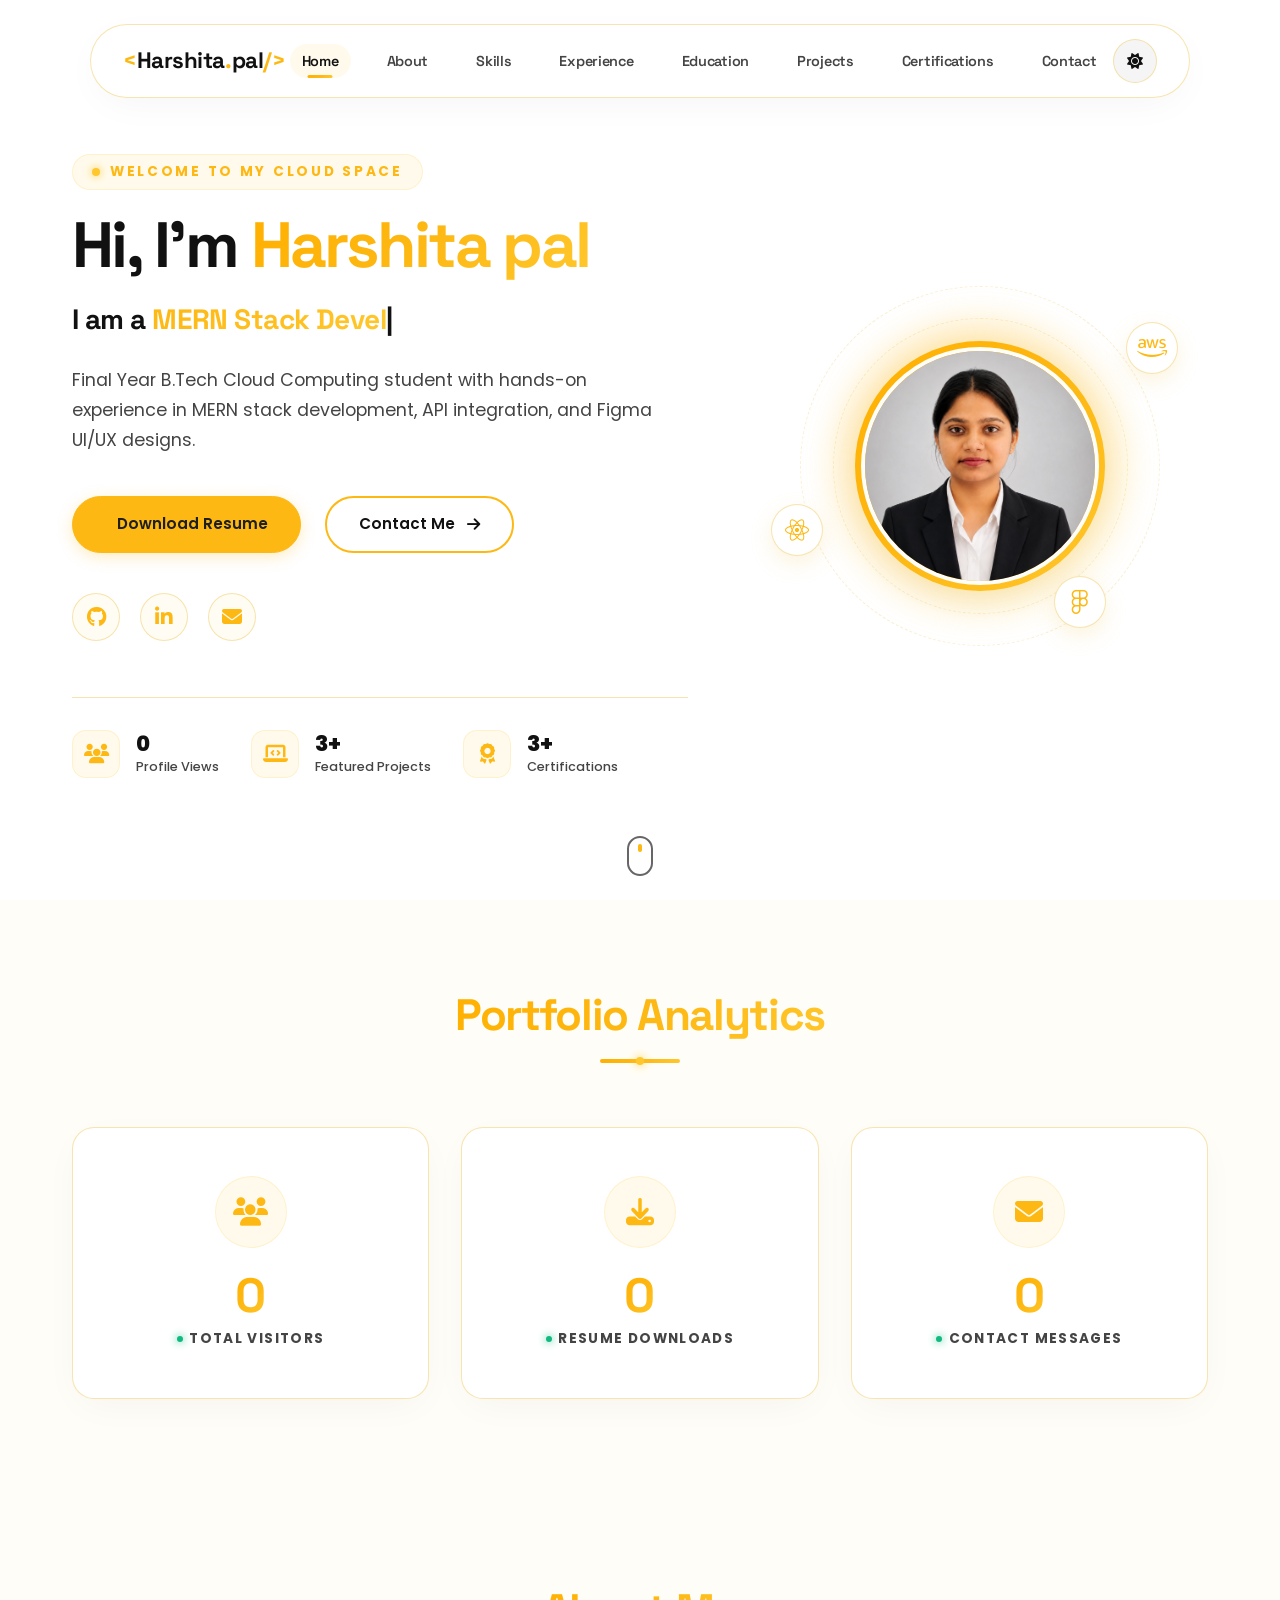
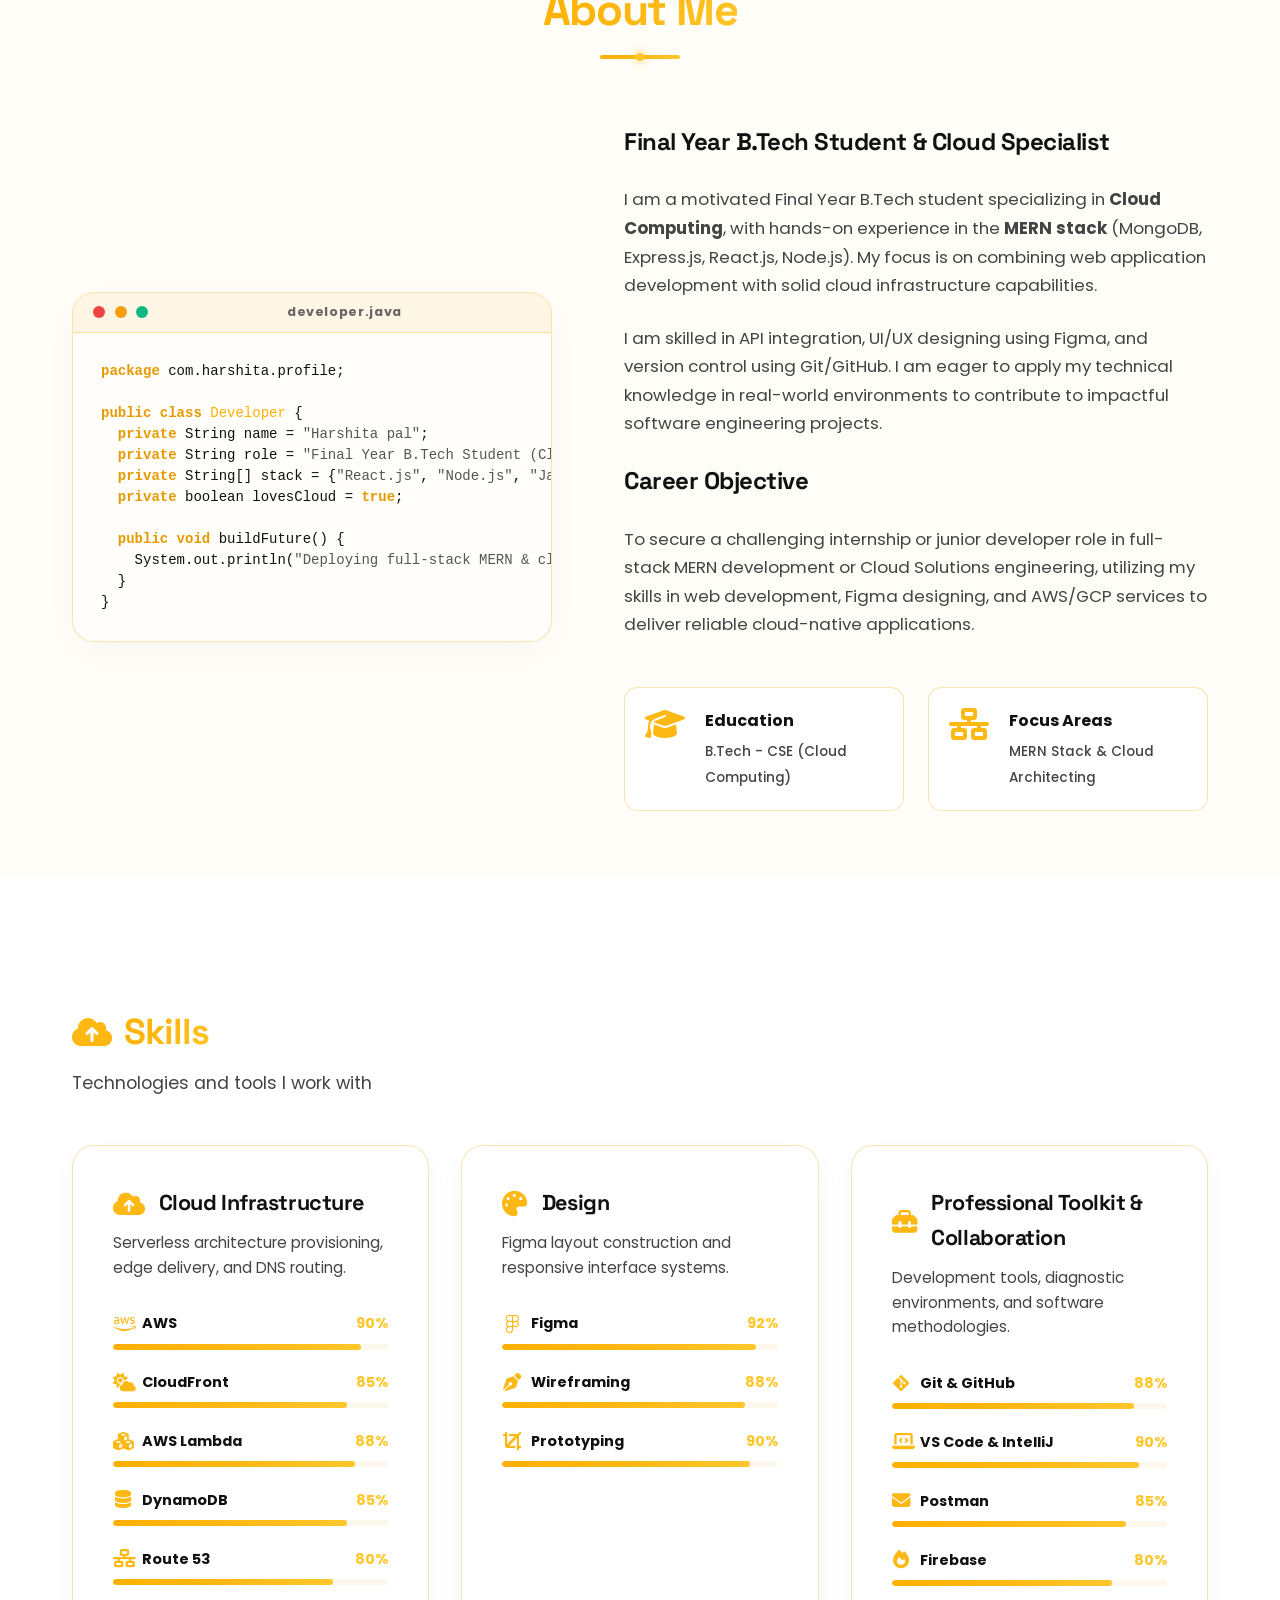
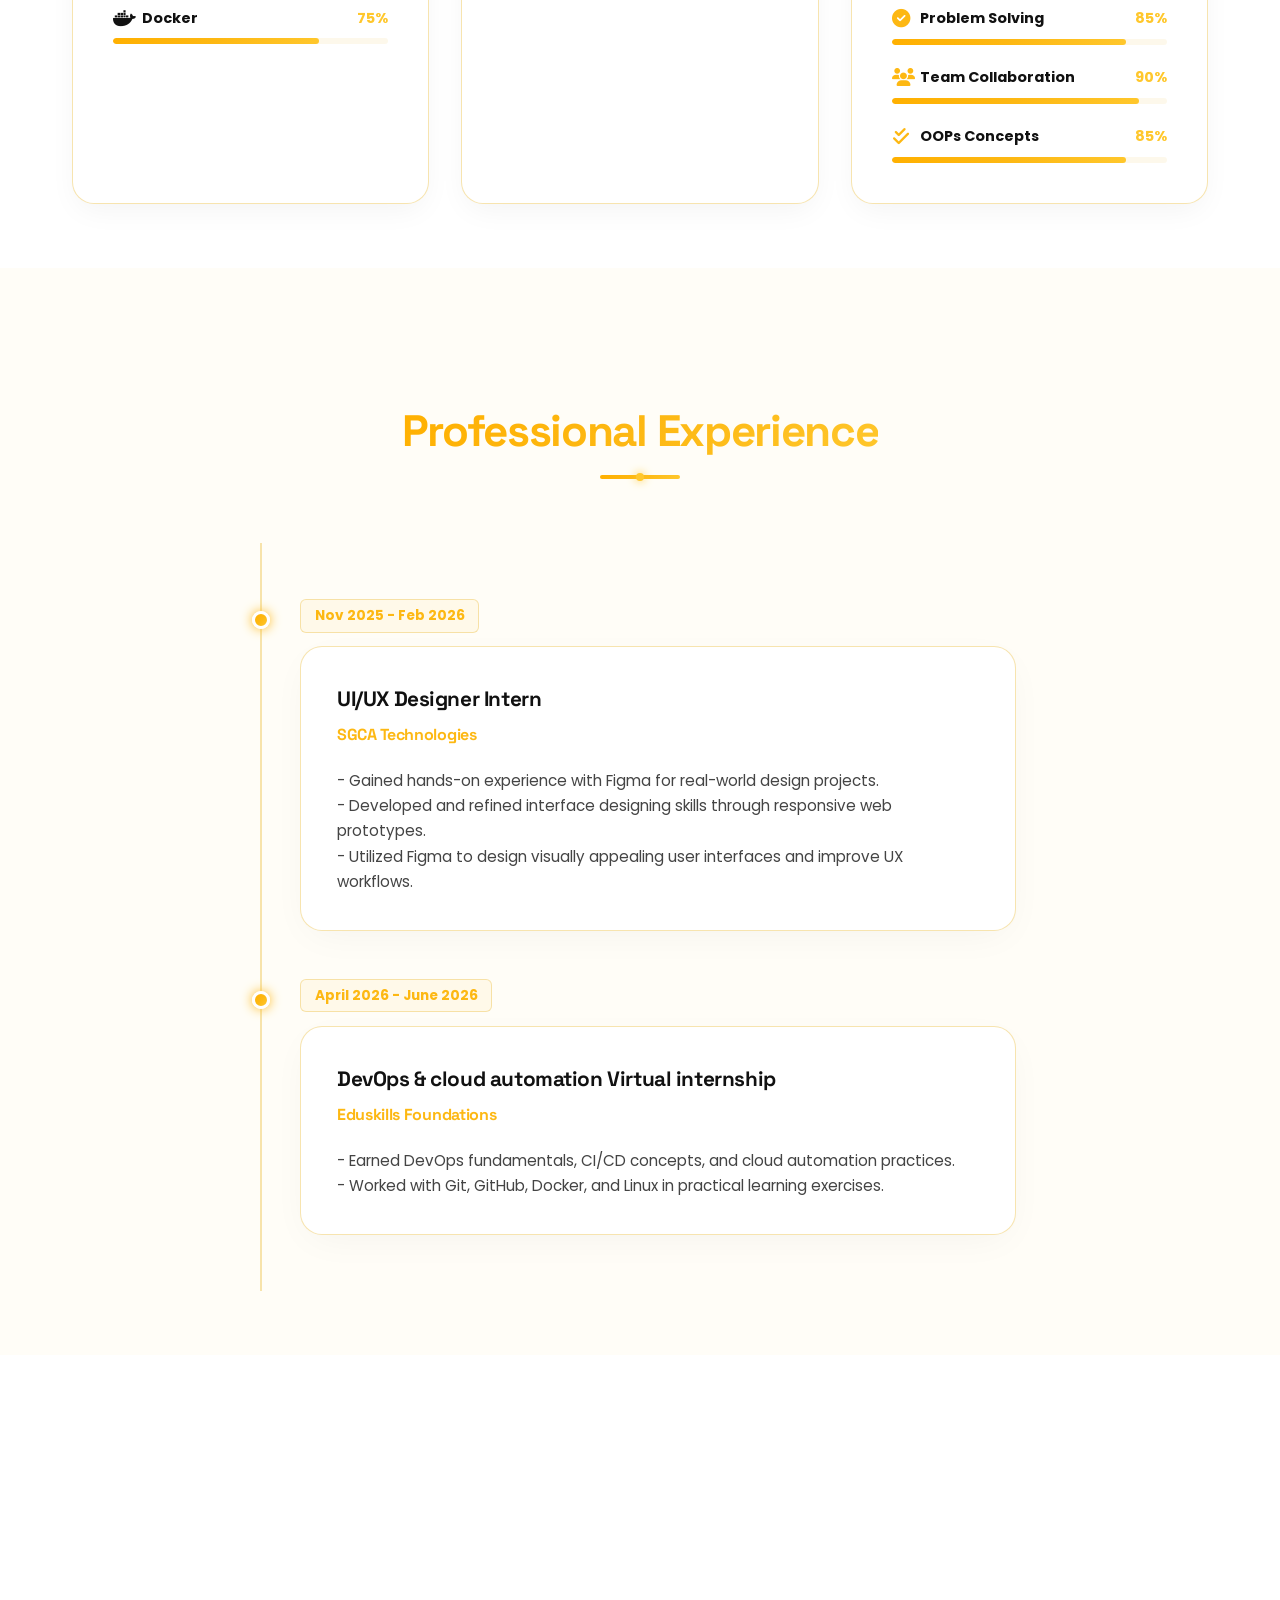
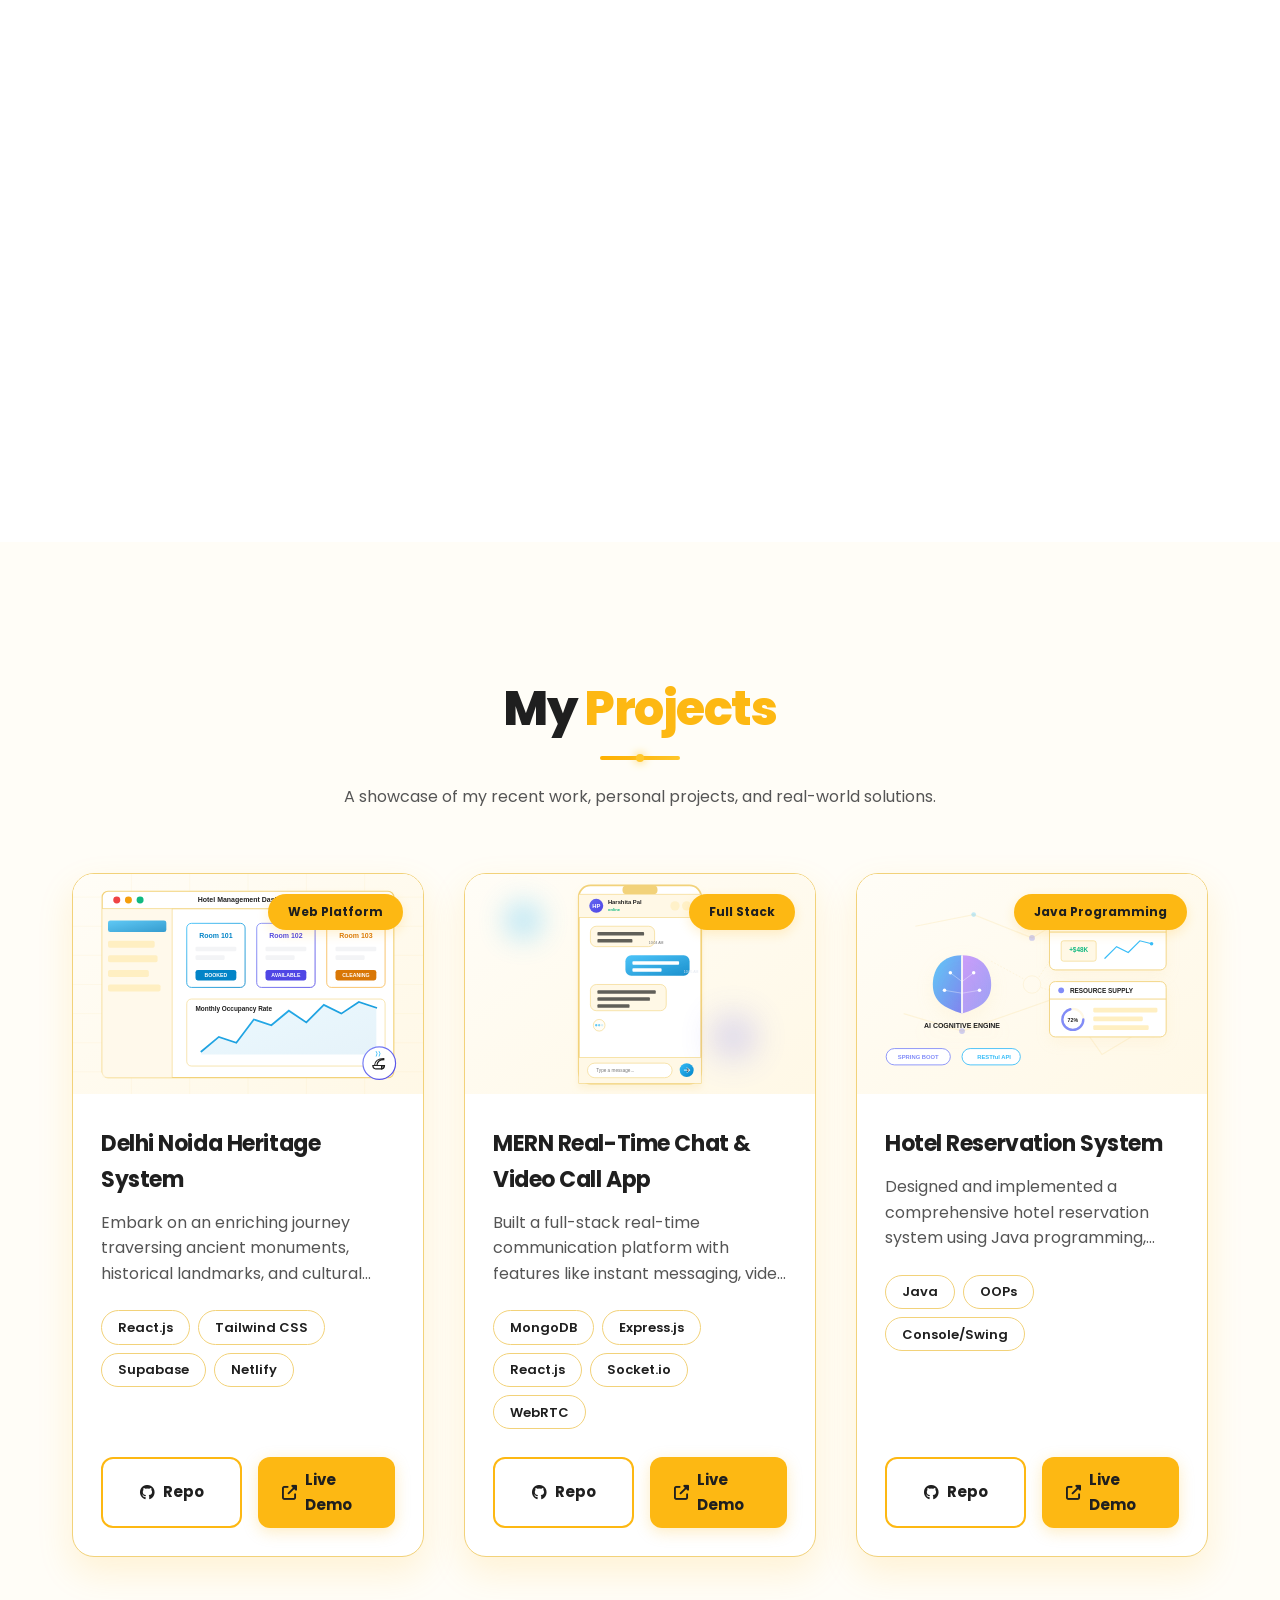
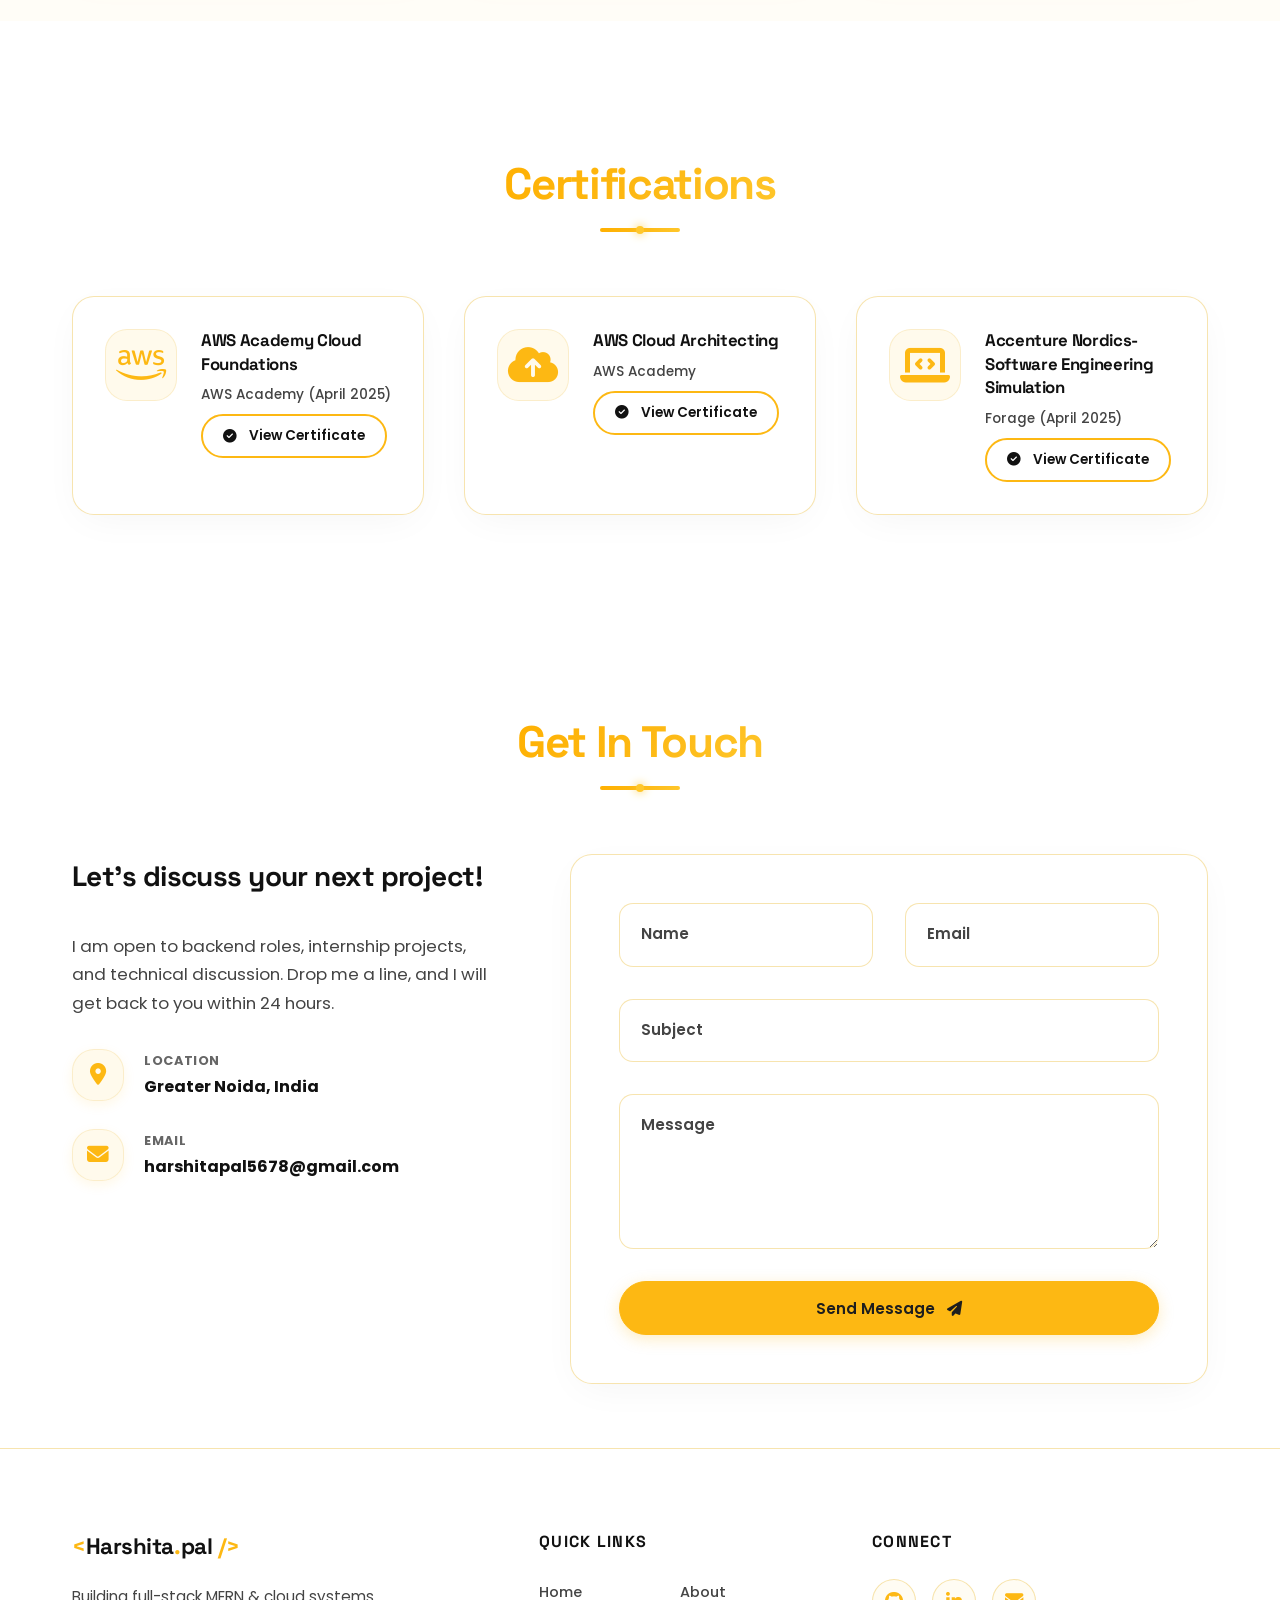
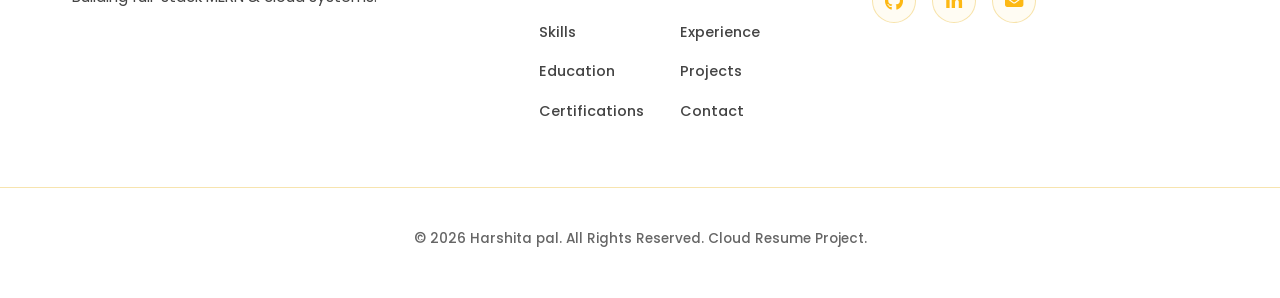
<file: index.html>
<!DOCTYPE html>
<html lang="en" data-theme="dark">

<head>
  <meta charset="UTF-8">
  <meta name="viewport" content="width=device-width, initial-scale=1.0">
  <meta http-equiv="X-UA-Compatible" content="ie=edge">

  <!-- Primary Meta Tags -->
  <title>Harshita Pal</title>
  <meta name="title" content="Harshita Pal | Cloud Engineer | AWS Certified | MERN Stack Developer">
  <meta name="description" content="Portfolio of Harshita Pal, an AWS Certified Cloud Engineer and MERN Stack Developer specializing in Cloud Computing, DevOps, and Full Stack Development.">
  <meta name="keywords" content="Harshita Pal, AWS, Cloud Engineer, Cloud Computing, DevOps, Full Stack Developer, MERN Stack, JavaScript, React, Node.js, MongoDB, AWS Lambda, DynamoDB, Portfolio, Software Engineer, Cloud Resume Challenge">
  <meta name="author" content="Harshita Pal">
  <meta name="robots" content="index, follow">

  <!-- Canonical URL -->
  <link rel="canonical" href="https://harshitapal.dev/">

  <!-- Open Graph / Facebook / LinkedIn / WhatsApp / Discord -->
  <meta property="og:type" content="website">
  <meta property="og:url" content="https://harshitapal.dev/">
  <meta property="og:title" content="Harshita Pal | Cloud Engineer | AWS Certified | MERN Stack Developer">
  <meta property="og:description" content="Portfolio of Harshita Pal, an AWS Certified Cloud Engineer and MERN Stack Developer specializing in Cloud Computing, DevOps, and Full Stack Development.">
  <meta property="og:image" content="https://harshitapal.dev/assets/preview.png">

  <!-- Twitter / X -->
  <meta name="twitter:card" content="summary_large_image">
  <meta name="twitter:url" content="https://harshitapal.dev/">
  <meta name="twitter:title" content="Harshita Pal | Cloud Engineer | AWS Certified | MERN Stack Developer">
  <meta name="twitter:description" content="Portfolio of Harshita Pal, an AWS Certified Cloud Engineer and MERN Stack Developer specializing in Cloud Computing, DevOps, and Full Stack Development.">
  <meta name="twitter:image" content="https://harshitapal.dev/assets/preview.png">

  <!-- Google Search Console Verification Ready -->
  <meta name="google-site-verification" content="YOUR_GOOGLE_SITE_VERIFICATION_TOKEN_HERE">

  <!-- DNS-Prefetch & Preconnect for CDN resources -->
  <link rel="dns-prefetch" href="https://fonts.googleapis.com">
  <link rel="dns-prefetch" href="https://fonts.gstatic.com">
  <link rel="dns-prefetch" href="https://cdnjs.cloudflare.com">
  <link rel="preconnect" href="https://fonts.googleapis.com">
  <link rel="preconnect" href="https://fonts.gstatic.com" crossorigin>
  <link rel="preconnect" href="https://cdnjs.cloudflare.com" crossorigin>

  <!-- Preload Critical Resources -->
  <link rel="preload" href="css/style.css" as="style">
  <link rel="preload" href="images/profile.svg" as="image" type="image/svg+xml" fetchpriority="high">

  <!-- Favicon Configuration -->
  <link rel="icon" type="image/svg+xml" href="images/favicon.svg">
  <link rel="icon" type="image/png" href="assets/favicon.png">
  <link rel="alternate icon" href="favicon.ico" type="image/x-icon">
  <link rel="apple-touch-icon" href="images/favicon.svg">

  <!-- Browser Theme Color -->
  <meta name="theme-color" content="#050F19">

  <!-- Fonts & Icons -->
  <link rel="preload"
    href="https://fonts.googleapis.com/css2?family=Inter:wght@300;400;500;600;700;800&amp;display=swap" as="style">
  <link rel="stylesheet"
    href="https://fonts.googleapis.com/css2?family=Inter:wght@300;400;500;600;700;800&amp;display=swap" media="print"
    onload="this.media='all'">
  <noscript>
    <link rel="stylesheet"
      href="https://fonts.googleapis.com/css2?family=Inter:wght@300;400;500;600;700;800&amp;display=swap">
  </noscript>
  <link rel="stylesheet" href="https://cdnjs.cloudflare.com/ajax/libs/font-awesome/6.4.0/css/all.min.css"
    integrity="sha512-iecdLmaskl7CVkqkXNQ/ZH/XLlvWZOJyj7Yy7tcenmpD1ypASozpmT/E0iPtmFIB46ZmdtAc9eNBvH0H/ZpiBw=="
    crossorigin="anonymous" referrerpolicy="no-referrer" />

  <!-- Custom Stylesheet -->
  <link rel="stylesheet" href="css/style.css?v=2">

  <!-- Custom JavaScript (Deferred for optimal FCP/DOMContentLoaded) -->
  <script src="js/script.js?v=2" defer></script>

  <!-- Structured Data (Schema.org Person JSON-LD) -->
  <script type="application/ld+json">
  {
    "@context": "https://schema.org",
    "@type": "Person",
    "name": "Harshita Pal",
    "jobTitle": "Cloud Engineer & MERN Stack Developer",
    "url": "https://harshitapal.dev/",
    "email": "harshitapal5678@gmail.com",
    "sameAs": [
      "https://github.com/EngHarshita",
      "https://linkedin.com/in/harshita-pal-4a1a08287"
    ],
    "knowsAbout": [
      "Cloud Computing",
      "Amazon Web Services (AWS)",
      "MERN Stack",
      "DevOps",
      "Full Stack Development",
      "React.js",
      "Node.js",
      "MongoDB",
      "Express.js",
      "Java",
      "AWS Lambda",
      "DynamoDB",
      "CloudFront",
      "Route 53",
      "Docker",
      "Figma",
      "UI/UX Design",
      "Git"
    ]
  }
  </script>
</head>

<body>

  <!-- Loading Screen -->
  <div id="loader" class="loader-overlay" aria-live="polite" aria-busy="true">
    <div class="loader-spinner">
      <div class="spinner-ring"></div>
      <span class="loader-text">Loading Portfolio...</span>
    </div>
  </div>

  <!-- Ambient Animated Background Elements -->
  <div class="ambient-bg">
    <div class="glow-circle glow-1"></div>
    <div class="glow-circle glow-2"></div>
    <div class="glow-circle glow-3"></div>
  </div>

  <!-- Header / Navigation -->
  <header class="header">
    <div class="container nav-container">
      <a href="#home" class="logo" aria-label="Harshita pal Home">
        <span class="logo-accent">&lt;</span>Harshita<span class="logo-accent">.</span>pal<span class="logo-accent">
          /&gt;</span>
      </a>

      <nav class="nav" id="nav-menu">
        <ul class="nav-list">
          <li class="nav-item"><a href="#home" class="nav-link active">Home</a></li>
          <li class="nav-item"><a href="#about" class="nav-link">About</a></li>
          <li class="nav-item"><a href="#skills" class="nav-link">Skills</a></li>
          <li class="nav-item"><a href="#experience" class="nav-link">Experience</a></li>
          <li class="nav-item"><a href="#education" class="nav-link">Education</a></li>
          <li class="nav-item"><a href="#projects" class="nav-link">Projects</a></li>
          <li class="nav-item"><a href="#certifications" class="nav-link">Certifications</a></li>
          <li class="nav-item"><a href="#contact" class="nav-link">Contact</a></li>
        </ul>
      </nav>

      <div class="header-actions">
        <!-- Theme Toggle -->
        <button id="theme-toggle" class="theme-toggle" aria-label="Toggle light and dark theme" title="Toggle theme">
          <i class="fa-solid fa-moon moon-icon" aria-hidden="true"></i>
          <i class="fa-solid fa-sun sun-icon" aria-hidden="true"></i>
        </button>

        <!-- Mobile Hamburger Menu Button -->
        <button class="hamburger" id="hamburger-menu" aria-expanded="false" aria-controls="nav-menu"
          aria-label="Toggle mobile menu">
          <span class="bar"></span>
          <span class="bar"></span>
          <span class="bar"></span>
        </button>
      </div>
    </div>
  </header>

  <main>
    <!-- Hero Section -->
    <section id="home" class="section hero-section">
      <div class="container hero-container">
        <div class="hero-content">
          <span class="hero-welcome"><span class="welcome-dot"></span>Welcome to my Cloud Space</span>
          <h1 class="hero-title">
            Hi, I'm <span class="text-gradient animate-gradient-bg">Harshita pal</span>
          </h1>
          <h2 class="hero-subtitle" aria-live="polite">
            I am a <span id="typing-text" class="text-accent"></span><span class="typed-cursor">|</span>
          </h2>
          <p class="hero-description">
            Final Year B.Tech Cloud Computing student with hands-on experience in MERN stack development, API
            integration, and Figma UI/UX designs.
          </p>
          <div class="hero-ctas">
            <a href="assets/Harshita pal - Resume (1).pdf" class="btn btn-primary" download
              onclick="trackResumeDownload()" aria-label="Download Harshita Pal's Resume PDF">
              <i class="fa-solid fa-arrow-down-to-line" aria-hidden="true"></i> Download Resume
            </a>
            <a href="#contact" class="btn btn-secondary" aria-label="Scroll to contact section">
              Contact Me <i class="fa-solid fa-arrow-right" aria-hidden="true"></i>
            </a>
          </div>
          <div class="hero-socials">
            <a href="https://github.com/EngHarshita" target="_blank" rel="noopener noreferrer" class="social-link"
              aria-label="GitHub Profile">
              <i class="fa-brands fa-github" aria-hidden="true"></i>
            </a>
            <a href="https://linkedin.com/in/harshita-pal-4a1a08287" target="_blank" rel="noopener noreferrer"
              class="social-link" aria-label="LinkedIn Profile">
              <i class="fa-brands fa-linkedin-in" aria-hidden="true"></i>
            </a>
            <a href="mailto:harshitapal5678@gmail.com" class="social-link" aria-label="Send Email">
              <i class="fa-solid fa-envelope" aria-hidden="true"></i>
            </a>
          </div>
          <div class="hero-stats">
            <div class="hero-stat-card">
              <div class="stat-icon-wrapper"><i class="fa-solid fa-users" aria-hidden="true"></i></div>
              <div class="stat-info">
                <span class="stat-value" id="visitor-count">0</span>
                <span class="stat-label">Profile Views</span>
              </div>
            </div>
            <div class="hero-stat-card">
              <div class="stat-icon-wrapper"><i class="fa-solid fa-laptop-code" aria-hidden="true"></i></div>
              <div class="stat-info">
                <span class="stat-value">3+</span>
                <span class="stat-label">Featured Projects</span>
              </div>
            </div>
            <div class="hero-stat-card">
              <div class="stat-icon-wrapper"><i class="fa-solid fa-award" aria-hidden="true"></i></div>
              <div class="stat-info">
                <span class="stat-value">3+</span>
                <span class="stat-label">Certifications</span>
              </div>
            </div>
          </div>
        </div>
        <div class="hero-visual">
          <div class="avatar-orbit-wrapper">
            <div class="orbit-path orbit-1"></div>
            <div class="orbit-path orbit-2"></div>
            
            <div class="floating-badge badge-aws" title="AWS Infrastructure">
              <i class="fa-brands fa-aws" aria-hidden="true"></i>
            </div>
            <div class="floating-badge badge-react" title="MERN Stack Developer">
              <i class="fa-brands fa-react" aria-hidden="true"></i>
            </div>
            <div class="floating-badge badge-figma" title="UI/UX Figma designer">
              <i class="fa-brands fa-figma" aria-hidden="true"></i>
            </div>

            <div class="avatar-wrapper">
              <img src="images/harshita proffesional photo.png" alt="Harshita Pal Avatar Illustration" class="avatar-img" loading="eager"
                width="500" height="500" fetchpriority="high" decoding="async">
              <div class="avatar-backdrop"></div>
            </div>
          </div>
        </div>
      </div>
      <div class="scroll-indicator" aria-hidden="true">
        <a href="#about" aria-label="Scroll down to About section">
          <span class="mouse-icon">
            <span class="mouse-wheel"></span>
          </span>
        </a>
      </div>
    </section>

    <!-- Portfolio Analytics Dashboard Section -->
    <section id="analytics" class="section analytics-section scroll-reveal">
      <div class="container">
        <h2 class="section-title text-center"><span class="text-gradient">Portfolio Analytics</span></h2>
        <div class="section-underline"></div>

        <div class="analytics-grid">
          <!-- Card 1: Total Visitors -->
          <div class="glass-card analytics-card">
            <div class="card-glow"></div>
            <div class="analytics-icon-wrapper">
              <i class="fa-solid fa-users analytics-icon" aria-hidden="true"></i>
            </div>
            <div class="analytics-metric">
              <span id="visitors-count" class="analytics-number">0</span>
            </div>
            <div class="analytics-label">Total Visitors</div>
          </div>

          <!-- Card 2: Resume Downloads -->
          <div class="glass-card analytics-card">
            <div class="card-glow"></div>
            <div class="analytics-icon-wrapper">
              <i class="fa-solid fa-download analytics-icon" aria-hidden="true"></i>
            </div>
            <div class="analytics-metric">
              <span id="downloads-count" class="analytics-number">0</span>
            </div>
            <div class="analytics-label">Resume Downloads</div>
          </div>

          <!-- Card 3: Contact Messages -->
          <div class="glass-card analytics-card">
            <div class="card-glow"></div>
            <div class="analytics-icon-wrapper">
              <i class="fa-solid fa-envelope analytics-icon" aria-hidden="true"></i>
            </div>
            <div class="analytics-metric">
              <span id="messages-count" class="analytics-number">0</span>
            </div>
            <div class="analytics-label">Contact Messages</div>
          </div>
        </div>
      </div>
    </section>

    <!-- About Section -->
    <section id="about" class="section about-section scroll-reveal">
      <div class="container">
        <h2 class="section-title text-center"><span class="text-gradient">About Me</span></h2>
        <div class="section-underline"></div>

        <div class="about-grid">
          <div class="about-visual">
            <div class="glass-card about-image-card">
              <div class="terminal-header">
                <span class="terminal-dot dot-red"></span>
                <span class="terminal-dot dot-yellow"></span>
                <span class="terminal-dot dot-green"></span>
                <span class="terminal-title">developer.java</span>
              </div>
              <pre class="terminal-body"><code class="code-block"><span class="code-keyword">package</span> com.harshita.profile;

<span class="code-keyword">public class</span> <span class="code-class">Developer</span> {
  <span class="code-keyword">private</span> String name = <span class="code-string">"Harshita pal"</span>;
  <span class="code-keyword">private</span> String role = <span class="code-string">"Final Year B.Tech Student (Cloud Computing)"</span>;
  <span class="code-keyword">private</span> String[] stack = {<span class="code-string">"React.js"</span>, <span class="code-string">"Node.js"</span>, <span class="code-string">"Java"</span>, <span class="code-string">"AWS"</span>, <span class="code-string">"Figma"</span>};
  <span class="code-keyword">private</span> boolean lovesCloud = <span class="code-keyword">true</span>;

  <span class="code-keyword">public void</span> buildFuture() {
    System.out.println(<span class="code-string">"Deploying full-stack MERN &amp; cloud systems..."</span>);
  }
}</code></pre>
            </div>
          </div>

          <div class="about-content">
            <h3 class="about-subtitle">Final Year B.Tech Student &amp; Cloud Specialist</h3>
            <p class="about-text">
              I am a motivated Final Year B.Tech student specializing in <strong>Cloud Computing</strong>, with hands-on
              experience in the <strong>MERN stack</strong> (MongoDB, Express.js, React.js, Node.js). My focus is on
              combining web application development with solid cloud infrastructure capabilities.
            </p>
            <p class="about-text">
              I am skilled in API integration, UI/UX designing using Figma, and version control using Git/GitHub. I am
              eager to apply my technical knowledge in real-world environments to contribute to impactful software
              engineering projects.
            </p>
            <h3 class="about-subtitle">Career Objective</h3>
            <p class="about-text">
              To secure a challenging internship or junior developer role in full-stack MERN development or Cloud
              Solutions engineering, utilizing my skills in web development, Figma designing, and AWS/GCP services to
              deliver reliable cloud-native applications.
            </p>

            <div class="about-highlights">
              <div class="highlight-item">
                <i class="fa-solid fa-graduation-cap highlight-icon" aria-hidden="true"></i>
                <div>
                  <span class="highlight-title">Education</span>
                  <span class="highlight-desc">B.Tech - CSE (Cloud Computing)</span>
                </div>
              </div>
              <div class="highlight-item">
                <i class="fa-solid fa-network-wired highlight-icon" aria-hidden="true"></i>
                <div>
                  <span class="highlight-title">Focus Areas</span>
                  <span class="highlight-desc">MERN Stack &amp; Cloud Architecting</span>
                </div>
              </div>
            </div>
          </div>
        </div>
      </div>
    </section>

    <!-- Skills Section -->
    <section id="skills" class="section skills-section scroll-reveal">
      <div class="container">
        <div class="section-header" style="margin-bottom: 3rem;">
          <div style="display: flex; align-items: center; gap: 0.75rem; margin-bottom: 0.5rem;">
            <i class="fa-solid fa-cloud-arrow-up" style="font-size: 2rem; color: var(--accent-primary);"
              aria-hidden="true"></i>
            <h2 class="section-title" style="margin-bottom: 0; font-size: 2.25rem;"><span
                class="text-gradient">Skills</span></h2>
          </div>
          <p style="color: var(--text-secondary); font-size: 1.1rem; margin-top: 0.25rem;">Technologies and tools I work
            with</p>
        </div>

        <div class="bento-grid">
          <!-- Card 1: Cloud Infrastructure -->
          <div class="glass-card bento-card">
            <div class="skill-header-wrapper">
              <div class="skill-header">
                <i class="fa-solid fa-cloud-arrow-up skill-category-icon" aria-hidden="true"></i>
                <h3 class="skill-category-title">Cloud Infrastructure</h3>
              </div>
              <p class="skill-desc">Serverless architecture provisioning, edge delivery, and DNS routing.</p>
            </div>
            <div class="skills-progress-list">
              <div class="skill-progress-item">
                <div class="skill-info">
                  <span class="skill-name"><i class="fa-brands fa-aws aws-color" aria-hidden="true"></i> AWS</span>
                  <span class="skill-value">90%</span>
                </div>
                <div class="skill-progress-bg"><div class="skill-progress-fill" style="width: 90%"></div></div>
              </div>
              <div class="skill-progress-item">
                <div class="skill-info">
                  <span class="skill-name"><i class="fa-solid fa-cloud-sun route-color" aria-hidden="true"></i> CloudFront</span>
                  <span class="skill-value">85%</span>
                </div>
                <div class="skill-progress-bg"><div class="skill-progress-fill" style="width: 85%"></div></div>
              </div>
              <div class="skill-progress-item">
                <div class="skill-info">
                  <span class="skill-name"><i class="fa-solid fa-cubes aws-color" aria-hidden="true"></i> AWS Lambda</span>
                  <span class="skill-value">88%</span>
                </div>
                <div class="skill-progress-bg"><div class="skill-progress-fill" style="width: 88%"></div></div>
              </div>
              <div class="skill-progress-item">
                <div class="skill-info">
                  <span class="skill-name"><i class="fa-solid fa-database mysql-color" aria-hidden="true"></i> DynamoDB</span>
                  <span class="skill-value">85%</span>
                </div>
                <div class="skill-progress-bg"><div class="skill-progress-fill" style="width: 85%"></div></div>
              </div>
              <div class="skill-progress-item">
                <div class="skill-info">
                  <span class="skill-name"><i class="fa-solid fa-network-wired route-color" aria-hidden="true"></i> Route 53</span>
                  <span class="skill-value">80%</span>
                </div>
                <div class="skill-progress-bg"><div class="skill-progress-fill" style="width: 80%"></div></div>
              </div>
              <div class="skill-progress-item">
                <div class="skill-info">
                  <span class="skill-name"><i class="fa-brands fa-docker" aria-hidden="true"></i> Docker</span>
                  <span class="skill-value">75%</span>
                </div>
                <div class="skill-progress-bg"><div class="skill-progress-fill" style="width: 75%"></div></div>
              </div>
            </div>
          </div>

          <!-- Card 2: Design -->
          <div class="glass-card bento-card">
            <div class="skill-header-wrapper">
              <div class="skill-header">
                <i class="fa-solid fa-palette skill-category-icon" aria-hidden="true"></i>
                <h3 class="skill-category-title">Design</h3>
              </div>
              <p class="skill-desc">Figma layout construction and responsive interface systems.</p>
            </div>
            <div class="skills-progress-list">
              <div class="skill-progress-item">
                <div class="skill-info">
                  <span class="skill-name"><i class="fa-brands fa-figma general-badge-color" style="color:#F24E1E;" aria-hidden="true"></i> Figma</span>
                  <span class="skill-value">92%</span>
                </div>
                <div class="skill-progress-bg"><div class="skill-progress-fill" style="width: 92%"></div></div>
              </div>
              <div class="skill-progress-item">
                <div class="skill-info">
                  <span class="skill-name"><i class="fa-solid fa-pen-nib route-color" aria-hidden="true"></i> Wireframing</span>
                  <span class="skill-value">88%</span>
                </div>
                <div class="skill-progress-bg"><div class="skill-progress-fill" style="width: 88%"></div></div>
              </div>
              <div class="skill-progress-item">
                <div class="skill-info">
                  <span class="skill-name"><i class="fa-solid fa-crop general-badge-color" aria-hidden="true"></i> Prototyping</span>
                  <span class="skill-value">90%</span>
                </div>
                <div class="skill-progress-bg"><div class="skill-progress-fill" style="width: 90%"></div></div>
              </div>
            </div>
          </div>

          <!-- Card 3: Professional Toolkit & Collaboration -->
          <div class="glass-card bento-card">
            <div class="skill-header-wrapper">
              <div class="skill-header">
                <i class="fa-solid fa-toolbox skill-category-icon" aria-hidden="true"></i>
                <h3 class="skill-category-title">Professional Toolkit &amp; Collaboration</h3>
              </div>
              <p class="skill-desc">Development tools, diagnostic environments, and software methodologies.</p>
            </div>
            <div class="skills-progress-list">
              <div class="skill-progress-item">
                <div class="skill-info">
                  <span class="skill-name"><i class="fa-brands fa-git-alt git-color" aria-hidden="true"></i> Git &amp; GitHub</span>
                  <span class="skill-value">88%</span>
                </div>
                <div class="skill-progress-bg"><div class="skill-progress-fill" style="width: 88%"></div></div>
              </div>
              <div class="skill-progress-item">
                <div class="skill-info">
                  <span class="skill-name"><i class="fa-solid fa-laptop-code api-color" aria-hidden="true"></i> VS Code &amp; IntelliJ</span>
                  <span class="skill-value">90%</span>
                </div>
                <div class="skill-progress-bg"><div class="skill-progress-fill" style="width: 90%"></div></div>
              </div>
              <div class="skill-progress-item">
                <div class="skill-info">
                  <span class="skill-name"><i class="fa-solid fa-envelope vscode-color" aria-hidden="true"></i> Postman</span>
                  <span class="skill-value">85%</span>
                </div>
                <div class="skill-progress-bg"><div class="skill-progress-fill" style="width: 85%"></div></div>
              </div>
              <div class="skill-progress-item">
                <div class="skill-info">
                  <span class="skill-name"><i class="fa-solid fa-fire html-color" aria-hidden="true"></i> Firebase</span>
                  <span class="skill-value">80%</span>
                </div>
                <div class="skill-progress-bg"><div class="skill-progress-fill" style="width: 80%"></div></div>
              </div>
              <div class="skill-progress-item">
                <div class="skill-info">
                  <span class="skill-name"><i class="fa-solid fa-circle-check spring-color" aria-hidden="true"></i> Problem Solving</span>
                  <span class="skill-value">85%</span>
                </div>
                <div class="skill-progress-bg"><div class="skill-progress-fill" style="width: 85%"></div></div>
              </div>
              <div class="skill-progress-item">
                <div class="skill-info">
                  <span class="skill-name"><i class="fa-solid fa-users route-color" aria-hidden="true"></i> Team Collaboration</span>
                  <span class="skill-value">90%</span>
                </div>
                <div class="skill-progress-bg"><div class="skill-progress-fill" style="width: 90%"></div></div>
              </div>
              <div class="skill-progress-item">
                <div class="skill-info">
                  <span class="skill-name"><i class="fa-solid fa-check-double general-badge-color" aria-hidden="true"></i> OOPs Concepts</span>
                  <span class="skill-value">85%</span>
                </div>
                <div class="skill-progress-bg"><div class="skill-progress-fill" style="width: 85%"></div></div>
              </div>
            </div>
          </div>
        </div>
      </div>
    </section>


    <!-- Experience Section -->
    <section id="experience" class="section experience-section scroll-reveal">
      <div class="container">
        <h2 class="section-title text-center"><span class="text-gradient">Professional Experience</span></h2>
        <div class="section-underline"></div>

        <div class="timeline">
          <!-- Item 1: SGCA Technologies -->
          <div class="timeline-item">
            <div class="timeline-dot"></div>
            <div class="timeline-date">Nov 2025 - Feb 2026</div>
            <div class="glass-card timeline-card">
              <h3 class="timeline-title">UI/UX Designer Intern</h3>
              <h4 class="timeline-subtitle">SGCA Technologies</h4>
              <p class="timeline-text">
                - Gained hands-on experience with Figma for real-world design projects.<br>
                - Developed and refined interface designing skills through responsive web prototypes.<br>
                - Utilized Figma to design visually appealing user interfaces and improve UX workflows.
              </p>
            </div>
          </div>

          <!-- Item 2: Code Alpha -->
          <div class="timeline-item">
            <div class="timeline-dot"></div>
            <div class="timeline-date">April 2026 - June 2026</div>
            <div class="glass-card timeline-card">
              <h3 class="timeline-title">DevOps & cloud automation Virtual internship</h3>
              <h4 class="timeline-subtitle">Eduskills Foundations</h4>
              <p class="timeline-text">
                - Earned DevOps fundamentals, CI/CD concepts, and cloud automation practices.<br>
                - Worked with Git, GitHub, Docker, and Linux in practical learning exercises.<br>

              </p>
            </div>
          </div>
        </div>
      </div>
    </section>

    <!-- Education Section -->
    <section id="education" class="section education-section scroll-reveal">
      <div class="container">
        <h2 class="section-title text-center"><span class="text-gradient">Education History</span></h2>
        <div class="section-underline"></div>

        <div class="timeline">
          <div class="timeline-item">
            <div class="timeline-dot"></div>
            <div class="timeline-date">Jun 2023 - June 2027</div>
            <div class="glass-card timeline-card">
              <h3 class="timeline-title">Bachelor of Technology - CSE (Cloud Computing)</h3>
              <h4 class="timeline-subtitle">IILM University</h4>
              <div class="education-meta">
                <span class="edu-gpa"><i class="fa-solid fa-star" aria-hidden="true"></i> CGPA: 8.8 / 10.0</span>
              </div>
              <p class="timeline-text">
                <strong>Relevant Focus:</strong> Cloud Architectures, Distributed Systems, Web Application Development,
                MERN Stack, Operating Systems, Database Management Systems, Figma UI designs, and Object-Oriented
                Systems.
              </p>
            </div>
          </div>
        </div>
      </div>
    </section>

    <!-- Projects Section -->
    <section id="projects" class="section projects-section scroll-reveal">
      <div class="container">
        <h2 class="section-title text-center my-projects-title">My <span class="text-yellow">Projects</span></h2>
        <div class="section-underline"></div>
        <div class="section-subtitle-wrapper text-center">
          <p class="section-subtitle-text">A showcase of my recent work, personal projects, and real-world solutions.</p>
        </div>

        <div class="projects-grid">
          <!-- Project 1: Delhi Noida Heritage System -->
          <article class="glass-card project-card">
            <div class="project-image-wrapper">
              <img src="images/project-hotel.svg" alt="Delhi Noida Heritage System Mockup" class="project-img"
                loading="lazy" width="400" height="200" decoding="async">
              <div class="project-badge">Web Platform</div>
            </div>
            <div class="project-info">
              <h3 class="project-card-title">Delhi Noida Heritage System</h3>
              <p class="project-card-desc">
                Embark on an enriching journey traversing ancient monuments, historical landmarks, and cultural
                treasures, guided expertly to unveil stories woven through time.
              </p>
              <div class="project-tech-tags">
                <span class="tech-tag">React.js</span>
                <span class="tech-tag">Tailwind CSS</span>
                <span class="tech-tag">Supabase</span>
                <span class="tech-tag">Netlify</span>
              </div>
              <div class="project-links">
                <a href="https://github.com/EngHarshita" target="_blank" rel="noopener noreferrer"
                  class="btn btn-icon btn-secondary" aria-label="GitHub Repository for Delhi Noida Heritage System">
                  <i class="fa-brands fa-github" aria-hidden="true"></i> Repo
                </a>
                <a href="#" class="btn btn-icon btn-primary project-demo-btn" data-project="Delhi Noida Heritage System"
                  aria-label="Live Demo for Delhi Noida Heritage System">
                  <i class="fa-solid fa-up-right-from-square" aria-hidden="true"></i> Live Demo
                </a>
              </div>
            </div>
          </article>

          <!-- Project 2: MERN Chat & Video Call App -->
          <article class="glass-card project-card">
            <div class="project-image-wrapper">
              <img src="images/project-chat.svg" alt="MERN Chat & Video Call App UI Mockup" class="project-img"
                loading="lazy" width="400" height="200" decoding="async">
              <div class="project-badge">Full Stack</div>
            </div>
            <div class="project-info">
              <h3 class="project-card-title">MERN Real-Time Chat &amp; Video Call App</h3>
              <p class="project-card-desc">
                Built a full-stack real-time communication platform with features like instant messaging, video calling
                (WebRTC), JWT authentication, cloud file sharing, and multi-device support. Deployed with
                production-ready scalability.
              </p>
              <div class="project-tech-tags">
                <span class="tech-tag">MongoDB</span>
                <span class="tech-tag">Express.js</span>
                <span class="tech-tag">React.js</span>
                <span class="tech-tag">Socket.io</span>
                <span class="tech-tag">WebRTC</span>
              </div>
              <div class="project-links">
                <a href="https://github.com/EngHarshita" target="_blank" rel="noopener noreferrer"
                  class="btn btn-icon btn-secondary" aria-label="GitHub Repository for MERN Chat App">
                  <i class="fa-brands fa-github" aria-hidden="true"></i> Repo
                </a>
                <a href="#" class="btn btn-icon btn-primary project-demo-btn" data-project="MERN Chat Application"
                  aria-label="Live Demo for MERN Chat App">
                  <i class="fa-solid fa-up-right-from-square" aria-hidden="true"></i> Live Demo
                </a>
              </div>
            </div>
          </article>

          <!-- Project 3: Hotel Reservation System -->
          <article class="glass-card project-card">
            <div class="project-image-wrapper">
              <img src="images/project-erp.svg" alt="Hotel Reservation System visual mockup" class="project-img"
                loading="lazy" width="400" height="200" decoding="async">
              <div class="project-badge">Java Programming</div>
            </div>
            <div class="project-info">
              <h3 class="project-card-title">Hotel Reservation System</h3>
              <p class="project-card-desc">
                Designed and implemented a comprehensive hotel reservation system using Java programming, demonstrating
                Object-Oriented Programming (OOPs) concepts for efficient development.
              </p>
              <div class="project-tech-tags">
                <span class="tech-tag">Java</span>
                <span class="tech-tag">OOPs</span>
                <span class="tech-tag">Console/Swing</span>
              </div>
              <div class="project-links">
                <a href="https://github.com/EngHarshita" target="_blank" rel="noopener noreferrer"
                  class="btn btn-icon btn-secondary" aria-label="GitHub Repository for Hotel Reservation System">
                  <i class="fa-brands fa-github" aria-hidden="true"></i> Repo
                </a>
                <a href="#" class="btn btn-icon btn-primary project-demo-btn" data-project="Hotel Management System"
                  aria-label="Live Demo for Hotel Reservation System">
                  <i class="fa-solid fa-up-right-from-square" aria-hidden="true"></i> Live Demo
                </a>
              </div>
            </div>
          </article>
        </div>
      </div>
    </section>

    <!-- Certifications Section -->
    <section id="certifications" class="section certifications-section scroll-reveal">
      <div class="container">
        <h2 class="section-title text-center"><span class="text-gradient">Certifications</span></h2>
        <div class="section-underline"></div>

        <div class="certifications-grid">
          <!-- Cert 1 -->
          <div class="glass-card cert-card">
            <div class="cert-icon-wrapper">
              <i class="fa-brands fa-aws cert-badge-icon aws-badge-color" aria-hidden="true"></i>
            </div>
            <div class="cert-info">
              <h3 class="cert-title">AWS Academy Cloud Foundations</h3>
              <p class="cert-issuer">AWS Academy (April 2025)</p>
              <button class="btn btn-secondary btn-sm cert-verify-btn" data-cert="AWS Academy Cloud Foundations"
                aria-label="Verify AWS Academy Cloud Foundations certification">
                <i class="fa-solid fa-circle-check" aria-hidden="true"></i> View Certificate
              </button>
            </div>
          </div>

          <!-- Cert 2 -->
          <div class="glass-card cert-card">
            <div class="cert-icon-wrapper">
              <i class="fa-solid fa-cloud-arrow-up cert-badge-icon aws-badge-color" aria-hidden="true"></i>
            </div>
            <div class="cert-info">
              <h3 class="cert-title">AWS Cloud Architecting</h3>
              <p class="cert-issuer">AWS Academy</p>
              <button class="btn btn-secondary btn-sm cert-verify-btn" data-cert="AWS cloud Architecting"
                aria-label="Verify AWS Cloud Architecting certification">
                <i class="fa-solid fa-circle-check" aria-hidden="true"></i> View Certificate
              </button>
            </div>
          </div>

          <!-- Cert 3 -->
          <div class="glass-card cert-card">
            <div class="cert-icon-wrapper">
              <i class="fa-solid fa-laptop-code cert-badge-icon general-badge-color" aria-hidden="true"></i>
            </div>
            <div class="cert-info">
              <h3 class="cert-title">Accenture Nordics-Software Engineering Simulation</h3>
              <p class="cert-issuer">Forage (April 2025)</p>
              <button class="btn btn-secondary btn-sm cert-verify-btn" data-cert="Accenture Nordics Simulation"
                aria-label="Verify Accenture Nordics simulation certificate">
                <i class="fa-solid fa-circle-check" aria-hidden="true"></i> View Certificate
              </button>
            </div>
          </div>
        </div>
      </div>
    </section>

    <!-- Contact Section -->
    <section id="contact" class="section contact-section scroll-reveal">
      <div class="container">
        <h2 class="section-title text-center"><span class="text-gradient">Get In Touch</span></h2>
        <div class="section-underline"></div>

        <div class="contact-grid">
          <div class="contact-info-panel">
            <h3 class="contact-info-title">Let's discuss your next project!</h3>
            <p class="contact-info-text">
              I am open to backend roles, internship projects, and technical discussion. Drop me a line, and I will get
              back to you within 24 hours.
            </p>

            <div class="contact-details">
              <div class="contact-detail-item">
                <div class="contact-detail-icon"><i class="fa-solid fa-location-dot" aria-hidden="true"></i></div>
                <div>
                  <span class="detail-label">Location</span>
                  <span class="detail-value">Greater Noida, India</span>
                </div>
              </div>
              <div class="contact-detail-item">
                <div class="contact-detail-icon"><i class="fa-solid fa-envelope" aria-hidden="true"></i></div>
                <div>
                  <span class="detail-label">Email</span>
                  <span class="detail-value"><a
                      href="mailto:harshitapal5678@gmail.com">harshitapal5678@gmail.com</a></span>
                </div>
              </div>
            </div>
          </div>

          <div class="glass-card contact-form-wrapper">
            <!-- Alert Toast Message (Hidden by default) -->
            <div id="form-feedback" class="form-feedback-alert" role="alert" aria-live="assertive"></div>

            <form id="contact-form" novalidate>
              <div class="form-row">
                <div class="form-group">
                  <input type="text" id="form-name" name="name" required placeholder=" " aria-required="true"
                    autocomplete="name">
                  <label for="form-name">Name</label>
                  <span class="form-error-msg" id="name-error">Please enter your name</span>
                </div>
                <div class="form-group">
                  <input type="email" id="form-email" name="email" required placeholder=" " aria-required="true"
                    autocomplete="email">
                  <label for="form-email">Email</label>
                  <span class="form-error-msg" id="email-error">Please enter a valid email address</span>
                </div>
              </div>
              <div class="form-group">
                <input type="text" id="form-subject" name="subject" required placeholder=" "
                  aria-required="true" autocomplete="off">
                <label for="form-subject">Subject</label>
                <span class="form-error-msg" id="subject-error">Please enter a subject</span>
              </div>
              <div class="form-group">
                <textarea id="form-message" name="message" rows="5" required placeholder=" "
                  aria-required="true" autocomplete="off"></textarea>
                <label for="form-message">Message</label>
                <span class="form-error-msg" id="message-error">Please enter your message</span>
              </div>

              <button type="submit" class="btn btn-primary btn-block" aria-label="Send Message">
                Send Message <i class="fa-solid fa-paper-plane" aria-hidden="true"></i>
              </button>
            </form>
          </div>
        </div>
      </div>
    </section>
  </main>

  <!-- Footer -->
  <footer class="footer">
    <div class="container footer-container">
      <div class="footer-brand">
        <a href="#home" class="logo footer-logo">
          <span class="logo-accent">&lt;</span>Harshita<span class="logo-accent">.</span>pal<span class="logo-accent">
            /&gt;</span>
        </a>
        <p class="footer-tagline">Building full-stack MERN &amp; cloud systems.</p>
      </div>

      <div class="footer-links-group">
        <h3 class="footer-links-title">Quick Links</h3>
        <ul class="footer-links-list">
          <li><a href="#home">Home</a></li>
          <li><a href="#about">About</a></li>
          <li><a href="#skills">Skills</a></li>
          <li><a href="#experience">Experience</a></li>
          <li><a href="#education">Education</a></li>
          <li><a href="#projects">Projects</a></li>
          <li><a href="#certifications">Certifications</a></li>
          <li><a href="#contact">Contact</a></li>
        </ul>
      </div>

      <div class="footer-socials-group">
        <h3 class="footer-links-title">Connect</h3>
        <div class="footer-socials">
          <a href="https://github.com/EngHarshita" target="_blank" rel="noopener noreferrer" class="footer-social-link"
            aria-label="GitHub">
            <i class="fa-brands fa-github" aria-hidden="true"></i>
          </a>
          <a href="https://linkedin.com/in/harshita-pal-4a1a08287" target="_blank" rel="noopener noreferrer"
            class="footer-social-link" aria-label="LinkedIn">
            <i class="fa-brands fa-linkedin-in" aria-hidden="true"></i>
          </a>
          <a href="mailto:harshitapal5678@gmail.com" class="footer-social-link" aria-label="Email">
            <i class="fa-solid fa-envelope" aria-hidden="true"></i>
          </a>
        </div>
      </div>
    </div>

    <div class="footer-bottom">
      <div class="container footer-bottom-container">
        <p class="copyright">&copy; 2026 Harshita pal. All Rights Reserved. Cloud Resume Project.</p>
      </div>
    </div>
  </footer>

  <!-- Back to Top Button -->
  <button id="back-to-top" class="back-to-top" aria-label="Scroll back to top of the page">
    <i class="fa-solid fa-arrow-up" aria-hidden="true"></i>
  </button>

  <!-- Interactive Project/Certificate Detail Modal (General Purpose Modal) -->
  <div id="info-modal" class="modal" role="dialog" aria-modal="true" aria-hidden="true" aria-labelledby="modal-title">
    <div class="modal-content glass-card">
      <button class="modal-close" id="modal-close-btn" aria-label="Close modal">&times;</button>
      <div class="modal-header">
        <h3 id="modal-title" class="text-gradient">Modal Title</h3>
      </div>
      <div class="modal-body" id="modal-body-content">
        <!-- Interactive content injected dynamically -->
      </div>
    </div>
  </div>
</body>

</html>
</file>
<file: css/style.css>
/* ==========================================================================
   Harshita Pal - Cloud Resume Portfolio - Redesign CSS Stylesheet
   ========================================================================== */

@import url('https://fonts.googleapis.com/css2?family=Poppins:wght@300;400;500;600;700;800&family=Space+Grotesk:wght@300;400;500;600;700;800&family=Inter:wght@300;400;500;600;700;800&display=swap');

/* ==========================================================================
   1. RESET & SYSTEM TOKENS
   ========================================================================== */
*, *::before, *::after {
  box-sizing: border-box;
  margin: 0;
  padding: 0;
}

:root {
  color-scheme: light;

  /* Typography */
  --font-body: 'Poppins', 'Inter', sans-serif;
  --font-title: 'Space Grotesk', sans-serif;

  /* Transitions */
  --transition-fast: 0.2s cubic-bezier(0.4, 0, 0.2, 1);
  --transition-normal: 0.4s cubic-bezier(0.25, 0.8, 0.25, 1);
  --transition-slow: 0.8s cubic-bezier(0.16, 1, 0.3, 1);

  /* Border Radii */
  --radius-xs: 8px;
  --radius-sm: 14px;
  --radius-md: 22px;
  --radius-lg: 32px;
  --radius-circle: 50%;

  /* Luxurious Yellow & White Theme Palette (Default Dark state) */
  --bg-primary: #FFFDF7;
  --bg-secondary: #FFF7E6;
  --bg-tertiary: #FFEFC2;
  --card-bg: #FFFFFF;
  --card-hover-bg: #FFFDF7;
  --border-color: #F2D27A;
  --border-hover: #E69A00;
  
  --text-primary: #1E1E1E;
  --text-secondary: #555555;
  --text-muted: #777777;
  
  --accent-primary: #FDB813;
  --accent-secondary: #FFC72C;
  --accent-purple: #FFB000;
  --accent-gradient: linear-gradient(135deg, #FFB000 0%, #FDB813 50%, #FFC72C 100%);
  --border-gradient: linear-gradient(135deg, rgba(242, 210, 122, 0.4) 0%, rgba(255, 176, 0, 0.4) 100%);
  
  --glow-color: rgba(253, 184, 19, 0.15);
  --glow-cyan: rgba(255, 176, 0, 0.15);
  --shadow-color: rgba(30, 30, 30, 0.08);
  --shadow-premium: 0 10px 40px -10px rgba(30, 30, 30, 0.08);
  
  /* Scrollbar Theme */
  --scrollbar-bg: #FFFDF7;
  --scrollbar-thumb: #F2D27A;
  --scrollbar-thumb-hover: #FFB000;
}

html[data-theme="light"] {
  color-scheme: light;

  /* Alternative crisp White-Gold luxury palette */
  --bg-primary: #FFFFFF;
  --bg-secondary: #FFFDF7;
  --bg-tertiary: #FFF7E6;
  --card-bg: #FFFDF7;
  --card-hover-bg: #FFF7E6;
  --border-color: rgba(242, 210, 122, 0.6);
  --border-hover: #FFB000;
  
  --text-primary: #111111;
  --text-secondary: #444444;
  --text-muted: #666666;
  
  --border-gradient: linear-gradient(135deg, rgba(255, 176, 0, 0.2) 0%, rgba(253, 184, 19, 0.2) 100%);
  --glow-color: rgba(255, 176, 0, 0.12);
  --glow-cyan: rgba(253, 184, 19, 0.12);
  --shadow-color: rgba(0, 0, 0, 0.05);
  --shadow-premium: 0 10px 40px -10px rgba(0, 0, 0, 0.05);

  --scrollbar-bg: #FFFFFF;
  --scrollbar-thumb: #F2D27A;
}

html {
  scroll-behavior: smooth;
  font-size: 16px;
  overflow-x: hidden;
}

body {
  font-family: var(--font-body);
  background-color: var(--bg-primary);
  color: var(--text-primary);
  line-height: 1.62;
  overflow-x: hidden;
  transition: background-color var(--transition-normal), color var(--transition-normal);
}

h1, h2, h3, h4, h5, h6, .hero-title, .section-title, .logo, .nav-link, .timeline-title, .cert-title, .contact-info-title, .footer-links-title, .modal-title {
  font-family: var(--font-title);
  letter-spacing: -0.02em;
}

.scroll-reveal {
  opacity: 0;
  transform: translateY(30px);
  transition: opacity 1s cubic-bezier(0.16, 1, 0.3, 1), transform 1s cubic-bezier(0.16, 1, 0.3, 1);
}

.scroll-reveal.revealed {
  opacity: 1;
  transform: translateY(0);
}

a {
  text-decoration: none;
  color: inherit;
  transition: color var(--transition-fast);
}

ul {
  list-style: none;
}

img {
  max-width: 100%;
  height: auto;
  display: block;
}

button, input, textarea {
  font-family: inherit;
  font-size: inherit;
  color: inherit;
  border: none;
  background: none;
  outline: none;
}

/* Accessibility Focus State */
a:focus-visible,
button:focus-visible,
input:focus-visible,
textarea:focus-visible,
[tabindex="0"]:focus-visible {
  outline: 2.5px solid var(--accent-primary);
  outline-offset: 4px;
  border-radius: var(--radius-xs);
}

/* ==========================================================================
   2. CONTAINERS & LAYOUT UTILITIES
   ========================================================================== */
.container {
  width: 100%;
  max-width: 1200px;
  margin: 0 auto;
  padding: 0 2rem;
}

.section {
  padding: 8rem 0 4rem 0;
  position: relative;
  z-index: 10;
}

.text-center {
  text-align: center;
}

.text-gradient {
  background: var(--accent-gradient);
  -webkit-background-clip: text;
  -webkit-text-fill-color: transparent;
  background-clip: text;
  display: inline-block;
}

.text-accent {
  color: var(--accent-primary);
  background: linear-gradient(135deg, var(--accent-primary) 0%, var(--accent-secondary) 100%);
  -webkit-background-clip: text;
  -webkit-text-fill-color: transparent;
  background-clip: text;
}

.section-title {
  font-size: 2.75rem;
  font-weight: 800;
  letter-spacing: -0.03em;
  margin-bottom: 0.5rem;
}

.section-underline {
  width: 80px;
  height: 4px;
  background: var(--accent-gradient);
  margin: 0.5rem auto 4rem auto;
  border-radius: var(--radius-xs);
  position: relative;
}

.section-underline::after {
  content: '';
  position: absolute;
  top: 50%;
  left: 50%;
  transform: translate(-50%, -50%);
  width: 8px;
  height: 8px;
  background: var(--accent-secondary);
  border-radius: 50%;
  box-shadow: 0 0 10px var(--accent-secondary);
}

/* ==========================================================================
   3. BACKGROUND GLOW EFFECTS
   ========================================================================== */
.ambient-bg {
  position: fixed;
  top: 0;
  left: 0;
  width: 100%;
  height: 100%;
  z-index: 1;
  pointer-events: none;
  overflow: hidden;
}

.glow-circle {
  position: absolute;
  border-radius: 50%;
  filter: blur(100px);
  opacity: 0.07;
  animation: float 25s infinite ease-in-out alternate;
  mix-blend-mode: multiply;
  will-change: transform, opacity;
}

html[data-theme="light"] .glow-circle {
  opacity: 0.05;
  mix-blend-mode: multiply;
  filter: blur(100px);
}

.glow-1 {
  top: -10%;
  left: -10%;
  width: 600px;
  height: 600px;
  background: radial-gradient(circle, var(--accent-primary) 0%, rgba(99, 102, 241, 0) 70%);
}

.glow-2 {
  bottom: -10%;
  right: -10%;
  width: 650px;
  height: 650px;
  background: radial-gradient(circle, var(--accent-purple) 0%, rgba(168, 85, 247, 0) 70%);
  animation-delay: -5s;
  animation-duration: 30s;
}

.glow-3 {
  top: 35%;
  left: 30%;
  width: 500px;
  height: 500px;
  background: radial-gradient(circle, var(--accent-secondary) 0%, rgba(6, 182, 212, 0) 70%);
  animation-delay: -10s;
  animation-duration: 20s;
}

/* ==========================================================================
   4. LOADER SCREEN
   ========================================================================== */
.loader-overlay {
  position: fixed;
  top: 0;
  left: 0;
  width: 100%;
  height: 100%;
  background-color: var(--bg-primary);
  z-index: 99999;
  display: flex;
  justify-content: center;
  align-items: center;
  transition: opacity var(--transition-slow) ease, visibility var(--transition-slow) ease;
}

.loader-overlay.fade-out {
  opacity: 0;
  visibility: hidden;
}

.loader-spinner {
  display: flex;
  flex-direction: column;
  align-items: center;
  gap: 1.5rem;
}

.spinner-ring {
  width: 70px;
  height: 70px;
  border: 4px solid var(--border-color);
  border-top-color: var(--accent-primary);
  border-right-color: var(--accent-secondary);
  border-radius: var(--radius-circle);
  animation: spin 0.8s infinite linear;
}

.loader-text {
  font-family: var(--font-title);
  font-size: 1.3rem;
  font-weight: 700;
  letter-spacing: 0.05em;
  background: var(--accent-gradient);
  -webkit-background-clip: text;
  -webkit-text-fill-color: transparent;
}

/* ==========================================================================
   5. GLASS CARD SYSTEM
   ========================================================================== */
.glass-card {
  background: var(--card-bg);
  border: 1px solid var(--border-color);
  border-radius: var(--radius-md);
  box-shadow: 0 10px 30px -5px var(--shadow-color), 0 4px 12px -2px rgba(0, 0, 0, 0.01);
  transition: transform var(--transition-normal), 
              background-color var(--transition-normal), 
              border-color var(--transition-normal), 
              box-shadow var(--transition-normal);
  position: relative;
  z-index: 2;
}

.glass-card:hover {
  border-color: var(--border-hover);
  background-color: var(--card-hover-bg);
  transform: translateY(-6px);
  box-shadow: 0 20px 40px -10px rgba(253, 184, 19, 0.2), var(--shadow-glow);
}

/* ==========================================================================
   6. PREMIUM BUTTONS
   ========================================================================== */
.btn {
  display: inline-flex;
  align-items: center;
  justify-content: center;
  gap: 0.75rem;
  padding: 0.9rem 2rem;
  font-size: 0.95rem;
  font-weight: 600;
  border-radius: 50px;
  cursor: pointer;
  transition: all var(--transition-fast);
  position: relative;
  overflow: hidden;
  z-index: 1;
  min-height: 44px;
}

.btn-primary {
  background: var(--accent-primary);
  color: #1E1E1E !important;
  box-shadow: 0 4px 15px rgba(253, 184, 19, 0.25);
  border: 1px solid var(--accent-primary);
}

.btn-primary::before {
  content: '';
  position: absolute;
  top: 0;
  left: 0;
  width: 100%;
  height: 100%;
  background: linear-gradient(135deg, var(--accent-purple) 0%, var(--accent-primary) 50%, var(--accent-secondary) 100%);
  z-index: -1;
  opacity: 0;
  transition: opacity var(--transition-fast);
}

.btn-primary:hover {
  transform: translateY(-3px);
  box-shadow: 0 8px 25px rgba(253, 184, 19, 0.4);
  color: #1E1E1E !important;
}

.btn-primary:hover::before {
  opacity: 1;
}

.btn-secondary {
  background: #FFFFFF;
  border: 2px solid var(--accent-primary);
  color: var(--text-primary);
}

html[data-theme="light"] .btn-secondary {
  background: #FFFFFF;
  border: 2px solid var(--accent-primary);
}

.btn-secondary:hover {
  background: var(--accent-primary);
  border-color: var(--accent-primary);
  color: #1E1E1E !important;
  transform: translateY(-3px);
  box-shadow: 0 8px 25px rgba(253, 184, 19, 0.25);
}

.btn-icon {
  padding: 0.7rem 1.5rem;
  font-size: 0.9rem;
}

.btn-block {
  display: flex;
  width: 100%;
}

.btn-sm {
  padding: 0.5rem 1.25rem;
  font-size: 0.85rem;
}

/* ==========================================================================
   7. NAVBAR (CAPSULE LOGIC)
   ========================================================================== */
.header {
  position: fixed;
  top: 1.5rem;
  left: 50%;
  transform: translateX(-50%);
  width: calc(100% - 4rem);
  max-width: 1100px;
  border-radius: 50px;
  z-index: 1000;
  background: rgba(255, 255, 255, 0.75);
  backdrop-filter: blur(20px) saturate(180%);
  -webkit-backdrop-filter: blur(20px) saturate(180%);
  border: 1px solid var(--border-color);
  box-shadow: var(--shadow-premium);
  transition: all var(--transition-normal);
}

html[data-theme="light"] .header {
  background: rgba(255, 255, 255, 0.75);
  border: 1px solid var(--border-color);
}

.header.scrolled {
  top: 0;
  width: 100%;
  max-width: 100%;
  border-radius: 0;
  border-left: 0;
  border-right: 0;
  background: rgba(255, 255, 255, 0.9);
  border-bottom: 1px solid var(--border-color);
}

html[data-theme="light"] .header.scrolled {
  background: rgba(255, 255, 255, 0.9);
}

.nav-container {
  display: flex;
  align-items: center;
  justify-content: space-between;
  height: 4.5rem;
  padding: 0 2rem;
}

.logo {
  font-size: 1.4rem;
  font-weight: 800;
  color: var(--text-primary);
  display: flex;
  align-items: center;
  transition: transform var(--transition-fast);
}

.logo:hover {
  transform: scale(1.03);
}

.logo-accent {
  color: var(--accent-primary);
  font-weight: 900;
}

.nav-list {
  display: flex;
  align-items: center;
  gap: 1.5rem;
}

.nav-link {
  font-size: 0.9rem;
  font-weight: 600;
  color: var(--text-secondary);
  position: relative;
  padding: 0.5rem 0.75rem;
  border-radius: 50px;
  transition: all var(--transition-fast);
}

.nav-link::after {
  content: '';
  position: absolute;
  bottom: 0px;
  left: 50%;
  transform: translateX(-50%);
  width: 0;
  height: 3px;
  background: var(--accent-gradient);
  border-radius: 50px;
  transition: width var(--transition-fast);
}

.nav-link:hover {
  color: var(--text-primary);
}

.nav-link.active {
  color: var(--text-primary);
  background: rgba(253, 184, 19, 0.08);
}

.nav-link.active::after {
  width: 25px;
}

.header-actions {
  display: flex;
  align-items: center;
  gap: 1rem;
}

/* Theme Toggle */
.theme-toggle {
  width: 2.75rem;
  height: 2.75rem;
  min-width: 44px;
  min-height: 44px;
  border-radius: var(--radius-circle);
  background: rgba(255, 255, 255, 0.03);
  border: 1px solid var(--border-color);
  cursor: pointer;
  display: flex;
  align-items: center;
  justify-content: center;
  color: var(--text-primary);
  transition: all var(--transition-fast);
}

html[data-theme="light"] .theme-toggle {
  background: rgba(15, 23, 42, 0.04);
}

.theme-toggle:hover {
  background: var(--accent-gradient);
  border-color: transparent;
  color: #1E1E1E;
  transform: scale(1.08) rotate(15deg);
  box-shadow: 0 4px 15px var(--glow-color);
}

.sun-icon { display: none; }
html[data-theme="light"] .moon-icon { display: none; }
html[data-theme="light"] .sun-icon { display: block; }

.hamburger {
  display: none;
  flex-direction: column;
  justify-content: space-between;
  width: 1.6rem;
  height: 1.15rem;
  cursor: pointer;
}

.hamburger .bar {
  width: 100%;
  height: 2.5px;
  background-color: var(--text-primary);
  border-radius: 4px;
  transition: all var(--transition-fast);
}

/* ==========================================================================
   8. HERO SECTION
   ========================================================================== */
.hero-section {
  min-height: 100vh;
  display: flex;
  align-items: center;
  justify-content: center;
  padding-top: 6rem;
  position: relative;
}

.hero-container {
  display: grid;
  grid-template-columns: 1.15fr 0.85fr;
  align-items: center;
  gap: 4rem;
  width: 100%;
}

.hero-content {
  display: flex;
  flex-direction: column;
  align-items: flex-start;
}

.hero-welcome {
  font-size: 0.85rem;
  font-weight: 700;
  text-transform: uppercase;
  letter-spacing: 0.2em;
  color: var(--accent-primary);
  margin-bottom: 1.25rem;
  display: inline-flex;
  align-items: center;
  gap: 0.6rem;
  background: rgba(253, 184, 19, 0.08);
  padding: 0.4rem 1.2rem;
  border-radius: 50px;
  border: 1px solid rgba(253, 184, 19, 0.15);
}

.welcome-dot {
  width: 8px;
  height: 8px;
  border-radius: 50%;
  background: var(--accent-secondary);
  box-shadow: 0 0 8px var(--accent-secondary);
  animation: pulse 1.5s infinite;
}

.hero-title {
  font-size: 4rem;
  font-weight: 800;
  line-height: 1.1;
  letter-spacing: -0.04em;
  margin-bottom: 1rem;
}

.hero-subtitle {
  font-size: 1.75rem;
  font-weight: 700;
  margin-bottom: 1.5rem;
  min-height: 2.5rem;
  color: var(--text-primary);
}

.hero-description {
  color: var(--text-secondary);
  font-size: 1.1rem;
  margin-bottom: 2.5rem;
  max-width: 580px;
  line-height: 1.7;
}

.hero-ctas {
  display: flex;
  gap: 1.5rem;
  margin-bottom: 2.5rem;
}

.hero-socials {
  display: flex;
  gap: 1.25rem;
  margin-bottom: 3.5rem;
}

.social-link {
  width: 3rem;
  height: 3rem;
  min-width: 44px;
  min-height: 44px;
  border-radius: var(--radius-circle);
  background: rgba(253, 184, 19, 0.05);
  border: 1px solid var(--border-color);
  color: var(--accent-primary);
  display: flex;
  align-items: center;
  justify-content: center;
  font-size: 1.25rem;
  transition: all var(--transition-fast);
}

html[data-theme="light"] .social-link {
  background: rgba(253, 184, 19, 0.05);
}

.social-link:hover {
  color: #1E1E1E;
  background: var(--accent-gradient);
  border-color: transparent;
  transform: translateY(-4px) scale(1.08);
  box-shadow: 0 8px 20px rgba(253, 184, 19, 0.25);
}

/* Statistics Placement */
.hero-stats {
  display: flex;
  gap: 2rem;
  width: 100%;
  border-top: 1px solid var(--border-color);
  padding-top: 2rem;
}

.hero-stat-card {
  display: flex;
  align-items: center;
  gap: 1rem;
}

.hero-stat-card .stat-icon-wrapper {
  width: 3rem;
  height: 3rem;
  border-radius: var(--radius-sm);
  background: rgba(253, 184, 19, 0.08);
  display: flex;
  align-items: center;
  justify-content: center;
  color: var(--accent-primary);
  font-size: 1.25rem;
  border: 1px solid rgba(253, 184, 19, 0.15);
}

.hero-stat-card .stat-info {
  display: flex;
  flex-direction: column;
}

.hero-stat-card .stat-value {
  font-size: 1.35rem;
  font-weight: 800;
  color: var(--text-primary);
  line-height: 1.2;
}

.hero-stat-card .stat-label {
  font-size: 0.8rem;
  color: var(--text-secondary);
  font-weight: 500;
}

/* Avatar Orbit Design */
.hero-visual {
  display: flex;
  justify-content: center;
  align-items: center;
  position: relative;
}

.avatar-orbit-wrapper {
  position: relative;
  width: 360px;
  height: 360px;
  display: flex;
  align-items: center;
  justify-content: center;
}

.orbit-path {
  position: absolute;
  border-radius: 50%;
  border: 1.5px dashed rgba(242, 210, 122, 0.35);
  pointer-events: none;
}

.orbit-1 {
  width: 100%;
  height: 100%;
  animation: rotateClockwise 25s infinite linear;
}

.orbit-2 {
  width: 82%;
  height: 82%;
  animation: rotateCounterClockwise 18s infinite linear;
}

.avatar-wrapper {
  position: relative;
  width: 250px;
  height: 250px;
  border-radius: var(--radius-circle);
  padding: 6px;
  background: var(--accent-gradient);
  box-shadow: var(--shadow-premium);
  z-index: 10;
}

.avatar-img {
  width: 100%;
  height: 100%;
  border-radius: var(--radius-circle);
  object-fit: cover;
  background-color: var(--bg-secondary);
  border: 4px solid var(--bg-secondary);
}

.avatar-backdrop {
  position: absolute;
  top: -12px;
  left: -12px;
  right: -12px;
  bottom: -12px;
  border-radius: var(--radius-circle);
  background: var(--accent-gradient);
  filter: blur(20px);
  z-index: -1;
  opacity: 0.4;
  animation: breathing 5s infinite alternate ease-in-out;
}

.floating-badge {
  position: absolute;
  width: 3.25rem;
  height: 3.25rem;
  border-radius: var(--radius-circle);
  background: #FFFFFF;
  border: 1.5px solid var(--border-color);
  display: flex;
  align-items: center;
  justify-content: center;
  font-size: 1.5rem;
  box-shadow: 0 8px 20px rgba(242, 210, 122, 0.25);
  z-index: 20;
}

.badge-aws {
  top: 10%;
  right: -5%;
  color: var(--accent-primary);
  animation: bounceSlow 4s infinite ease-in-out;
}

.badge-react {
  bottom: 25%;
  left: -8%;
  color: var(--accent-primary);
  animation: bounceSlow 4.5s infinite ease-in-out;
  animation-delay: -1s;
}

.badge-figma {
  bottom: 5%;
  right: 15%;
  color: var(--accent-primary);
  animation: bounceSlow 3.8s infinite ease-in-out;
  animation-delay: -2s;
}

.scroll-indicator {
  position: absolute;
  bottom: 1.5rem;
  left: 50%;
  transform: translateX(-50%);
  display: flex;
  flex-direction: column;
  align-items: center;
}

.mouse-icon {
  width: 26px;
  height: 40px;
  border: 2px solid var(--text-muted);
  border-radius: 14px;
  display: flex;
  justify-content: center;
  padding-top: 6px;
  cursor: pointer;
  transition: border-color var(--transition-fast);
}

.mouse-icon:hover {
  border-color: var(--accent-primary);
}

.mouse-wheel {
  width: 4px;
  height: 8px;
  background-color: var(--accent-primary);
  border-radius: 2px;
  animation: scrollWheel 1.5s infinite ease-in-out;
}

/* ==========================================================================
   9. PORTFOLIO ANALYTICS SECTION
   ========================================================================== */
.analytics-section {
  padding: 5rem 0 3rem 0;
  z-index: 15;
}

.analytics-grid {
  display: grid;
  grid-template-columns: repeat(3, 1fr);
  gap: 2rem;
  margin-top: 1rem;
}

.analytics-card {
  position: relative;
  display: flex;
  flex-direction: column;
  align-items: center;
  justify-content: center;
  padding: 3rem 2rem;
  text-align: center;
  overflow: hidden;
  background: #FFFFFF !important;
  border: 1px solid var(--border-color) !important;
  box-shadow: var(--shadow-premium) !important;
  border-radius: var(--radius-md) !important;
}

.analytics-card::before {
  display: none !important;
}

.card-glow {
  position: absolute;
  top: -30%;
  left: -30%;
  width: 160%;
  height: 160%;
  background: radial-gradient(circle, var(--glow-color) 0%, rgba(253, 184, 19, 0) 65%);
  pointer-events: none;
  z-index: 1;
  opacity: 0;
  transition: opacity var(--transition-normal);
}

.analytics-card:hover .card-glow {
  opacity: 1;
}

.analytics-icon-wrapper {
  position: relative;
  z-index: 2;
  width: 4.5rem;
  height: 4.5rem;
  border-radius: var(--radius-circle);
  background: rgba(253, 184, 19, 0.08);
  display: flex;
  align-items: center;
  justify-content: center;
  margin-bottom: 1.5rem;
  border: 1px solid rgba(253, 184, 19, 0.15);
  transition: all var(--transition-normal);
}

.analytics-card:hover .analytics-icon-wrapper {
  transform: scale(1.1) rotate(5deg);
  background: var(--accent-gradient);
  border-color: transparent;
  box-shadow: 0 4px 15px var(--glow-color);
  color: #1E1E1E !important;
}

.analytics-icon {
  font-size: 1.75rem;
  color: var(--accent-primary) !important;
  transition: color var(--transition-normal);
}

.analytics-card:hover .analytics-icon {
  color: #1E1E1E !important;
}

.analytics-metric {
  position: relative;
  z-index: 2;
  font-size: 3rem;
  font-weight: 800;
  line-height: 1;
  margin-bottom: 0.5rem;
  min-height: 3rem;
  display: flex;
  align-items: center;
  justify-content: center;
}

.analytics-number {
  background: var(--accent-gradient);
  -webkit-background-clip: text;
  -webkit-text-fill-color: transparent;
  background-clip: text;
  display: inline-block;
  font-family: var(--font-title);
}

.analytics-label {
  position: relative;
  z-index: 2;
  font-size: 0.85rem;
  font-weight: 700;
  color: var(--text-secondary);
  letter-spacing: 0.1em;
  text-transform: uppercase;
  display: flex;
  align-items: center;
  gap: 0.4rem;
}

/* live active pulses for visitor metrics */
.analytics-label::before {
  content: "";
  width: 6px;
  height: 6px;
  background: #10B981;
  border-radius: 50%;
  display: inline-block;
  box-shadow: 0 0 8px #10B981;
  animation: pulse 1.8s infinite;
}

/* ==========================================================================
   10. ABOUT ME SECTION (TERMINAL & BIO)
   ========================================================================== */
.about-grid {
  display: grid;
  grid-template-columns: 0.9fr 1.1fr;
  align-items: center;
  gap: 4.5rem;
}

.about-image-card {
  width: 100%;
  max-width: 480px;
  overflow: hidden;
  box-shadow: var(--shadow-premium);
}

.terminal-header {
  height: 2.5rem;
  background: rgba(242, 210, 122, 0.15);
  border-bottom: 1px solid var(--border-color);
  padding: 0 1.25rem;
  display: flex;
  align-items: center;
  gap: 0.6rem;
}

.terminal-dot {
  width: 12px;
  height: 12px;
  border-radius: var(--radius-circle);
}

.dot-red { background-color: #EF4444; }
.dot-yellow { background-color: #F59E0B; }
.dot-green { background-color: #10B981; }

.terminal-title {
  margin-left: auto;
  margin-right: auto;
  font-size: 0.8rem;
  color: var(--text-muted);
  font-weight: 700;
  letter-spacing: 0.05em;
}

.terminal-body {
  padding: 1.75rem;
  font-size: 0.875rem;
  overflow-x: auto;
  white-space: pre;
  margin: 0;
  font-family: monospace;
  color: var(--text-primary);
  line-height: 1.5;
  background: rgba(255, 255, 255, 0.45);
}

html[data-theme="light"] .terminal-body {
  color: var(--text-primary);
}

.code-keyword { color: #E69A00; font-weight: bold; }
.code-class { color: #FFB000; }
.code-string { color: #555555; }

.about-content {
  display: flex;
  flex-direction: column;
  gap: 1.5rem;
}

.about-subtitle {
  font-size: 1.5rem;
  font-weight: 800;
  color: var(--text-primary);
}

.about-text {
  color: var(--text-secondary);
  font-size: 1.05rem;
  line-height: 1.7;
}

.about-highlights {
  display: grid;
  grid-template-columns: 1fr 1fr;
  gap: 1.5rem;
  margin-top: 1.5rem;
}

.highlight-item {
  display: flex;
  align-items: flex-start;
  gap: 1.25rem;
  padding: 1.25rem;
  background: #FFFFFF;
  border: 1px solid var(--border-color);
  border-radius: var(--radius-sm);
  transition: all var(--transition-fast);
}

html[data-theme="light"] .highlight-item {
  background: #FFFFFF;
}

.highlight-item:hover {
  background: rgba(253, 184, 19, 0.05);
  border-color: var(--border-hover);
  transform: translateY(-2px);
}

.highlight-icon {
  font-size: 2rem;
  color: var(--accent-primary);
}

.highlight-title {
  display: block;
  font-size: 1rem;
  font-weight: 700;
  color: var(--text-primary);
  margin-bottom: 0.25rem;
}

.highlight-desc {
  font-size: 0.85rem;
  color: var(--text-secondary);
  font-weight: 500;
}

/* ==========================================================================
   11. SKILLS SECTION (PROGRESS GRID DESIGN)
   ========================================================================== */
.bento-grid {
  display: grid;
  grid-template-columns: repeat(3, 1fr);
  gap: 2rem;
  align-items: stretch;
}

.bento-card {
  padding: 2.5rem;
  display: flex;
  flex-direction: column;
  justify-content: flex-start;
  background: #FFFFFF !important;
  border: 1px solid var(--border-color);
  box-shadow: 0 10px 30px -5px var(--shadow-color);
}

.bento-card:hover {
  transform: translateY(-6px);
  border-color: var(--border-hover);
  box-shadow: 0 20px 40px -15px rgba(253, 184, 19, 0.25);
}

.bento-card .skill-desc {
  margin-top: 0.6rem;
  margin-bottom: 2rem;
  font-size: 0.95rem;
  color: var(--text-secondary);
}

.skill-header {
  display: flex;
  align-items: center;
  gap: 0.85rem;
}

.skill-category-icon {
  font-size: 1.6rem;
  color: var(--accent-primary);
}

.skill-category-title {
  font-size: 1.35rem;
  font-weight: 800;
}

.skills-progress-list {
  display: flex;
  flex-direction: column;
  gap: 1.35rem;
}

.skill-progress-item {
  display: flex;
  flex-direction: column;
  gap: 0.5rem;
}

.skill-info {
  display: flex;
  justify-content: space-between;
  align-items: center;
  font-size: 0.9rem;
  font-weight: 700;
}

.skill-name {
  display: inline-flex;
  align-items: center;
  gap: 0.6rem;
  color: var(--text-primary);
}

.skill-name i {
  font-size: 1.15rem;
  width: 1.2rem;
  text-align: center;
}

.skill-value {
  color: var(--accent-secondary);
}

.skill-progress-bg {
  width: 100%;
  height: 6px;
  background: rgba(242, 210, 122, 0.2);
  border-radius: 10px;
  overflow: hidden;
  position: relative;
}

html[data-theme="light"] .skill-progress-bg {
  background: rgba(242, 210, 122, 0.15);
}

.skill-progress-fill {
  height: 100%;
  border-radius: 10px;
  background: var(--accent-gradient);
  transform: scaleX(0);
  transform-origin: left;
  transition: transform 1.5s cubic-bezier(0.16, 1, 0.3, 1);
}

/* Trigger fill on scrollreveal reveal */
.revealed .skill-progress-fill {
  transform: scaleX(1);
}

/* Brand colored variables for icons */
.spring-color { color: var(--accent-primary); }
.api-color { color: var(--accent-primary); }
.aws-color { color: var(--accent-primary); }
.route-color { color: var(--accent-primary); }
.mysql-color { color: var(--accent-primary); }
.html-color { color: var(--accent-primary); }
.git-color { color: var(--accent-primary); }
.vscode-color { color: var(--accent-primary); }

/* ==========================================================================
   12. PROFESSIONAL PROJECTS SECTION
   ========================================================================== */
.projects-section {
  background-color: #FFFDF7 !important; /* Background #FFFDF7 */
}

.projects-section .section-underline {
  margin: 0.5rem auto 1.5rem auto !important;
}

.projects-section .section-subtitle-wrapper {
  margin-bottom: 4rem !important;
}

.my-projects-title {
  font-size: 48px !important; /* Heading 48px */
  font-weight: 800 !important;
  font-family: 'Poppins', 'Inter', sans-serif !important; /* Poppins/Inter typography */
  color: #1F1F1F !important; /* My is black */
  margin-bottom: 0.5rem !important;
}

.my-projects-title .text-yellow {
  color: #FDB813 !important; /* Projects is yellow */
}

.section-subtitle-wrapper {
  margin-top: 0.5rem;
  margin-bottom: 2.5rem;
}

.section-subtitle-text {
  font-size: 16px;
  font-family: 'Poppins', 'Inter', sans-serif !important;
  color: #555555;
  max-width: 600px;
  margin: 0 auto;
}

.projects-grid {
  display: grid;
  grid-template-columns: repeat(3, 1fr); /* Desktop 3 Cards */
  gap: 2.5rem;
}

.project-card {
  display: flex;
  flex-direction: column;
  background: #FFFFFF !important; /* Cards #FFFFFF */
  border: 1px solid #F2D27A !important; /* Border #F2D27A */
  box-shadow: 0 15px 35px rgba(253, 184, 19, 0.15) !important; /* Shadow */
  border-radius: 22px !important; /* Rounded corners 22px */
  overflow: hidden !important; /* Top corners rounded image fills full width */
  transition: transform 0.35s ease, box-shadow 0.35s ease, border-color 0.35s ease;
  position: relative;
  z-index: 2;
  height: 100%;
}

.project-card:hover {
  transform: translateY(-8px) !important; /* Lift upward translateY(-8px) */
  border-color: #FFB800 !important; /* Accent Yellow */
  box-shadow: 0 20px 45px rgba(253, 184, 19, 0.25) !important;
}

.project-image-wrapper {
  width: 100%;
  height: 220px;
  overflow: hidden;
  position: relative;
  background-color: var(--bg-secondary);
}

.project-img {
  width: 100%;
  height: 100%;
  object-fit: cover;
  transition: transform 0.35s ease;
}

.project-card:hover .project-img {
  transform: scale(1.03); /* Scale 1.03 */
}

.project-badge {
  position: absolute;
  top: 1.25rem;
  right: 1.25rem;
  padding: 0.5rem 1.25rem;
  font-size: 0.75rem;
  font-weight: 700;
  border-radius: 40px;
  color: #1F1F1F !important;
  background: #FDB813 !important; /* Primary Yellow */
  box-shadow: 0 4px 12px rgba(253, 184, 19, 0.2);
  z-index: 10;
  transition: all 0.35s ease;
}

.project-card:hover .project-badge {
  box-shadow: 0 0 15px rgba(253, 184, 19, 0.6) !important; /* Glow badge slightly */
}

.project-info {
  padding: 2rem 1.75rem 1.75rem 1.75rem;
  display: flex;
  flex-direction: column;
  flex-grow: 1;
}

.project-card-title {
  font-size: 22px !important; /* Project Title 22px */
  font-weight: 700 !important;
  font-family: 'Poppins', 'Inter', sans-serif !important; /* Poppins/Inter typography */
  margin-bottom: 0.75rem;
  color: #1F1F1F !important; /* Primary Text #1F1F1F */
}

.project-card-desc {
  color: #555555 !important; /* Secondary Text #555555 */
  font-size: 16px !important; /* Description 16px */
  font-family: 'Poppins', 'Inter', sans-serif !important;
  margin-bottom: 1.5rem;
  display: -webkit-box;
  -webkit-line-clamp: 3;
  -webkit-box-orient: vertical;
  overflow: hidden;
  line-height: 1.6;
}

.project-tech-tags {
  display: flex;
  flex-wrap: wrap;
  gap: 0.5rem;
  margin-bottom: 1.75rem;
}

.tech-tag {
  background: #FFFFFF !important; /* White background */
  border: 1px solid #F2D27A !important; /* Yellow outline */
  padding: 0.35rem 1rem !important; /* Small padding */
  font-size: 13px !important; /* Tags 13px */
  font-weight: 600 !important;
  font-family: 'Poppins', 'Inter', sans-serif !important;
  border-radius: 50px !important; /* Rounded pill style */
  color: #1F1F1F !important;
  display: inline-block;
}

.project-links {
  display: flex;
  gap: 1rem;
  margin-top: auto;
}

.project-links .btn {
  flex: 1;
  min-height: 44px;
  font-size: 15px !important; /* Buttons 15px */
  font-weight: 700 !important;
  font-family: 'Poppins', 'Inter', sans-serif !important;
  border-radius: 12px !important; /* Rounded corners */
  display: inline-flex;
  align-items: center;
  justify-content: center;
  gap: 0.5rem;
  transition: all 0.35s ease !important;
}

.project-links .btn-secondary {
  background: #FFFFFF !important;
  border: 2px solid #FDB813 !important; /* Yellow border */
  color: #1F1F1F !important; /* Black text */
}

.project-links .btn-secondary:hover {
  background: #FDB813 !important; /* Yellow fill on hover */
  color: #1F1F1F !important;
  box-shadow: 0 4px 12px rgba(253, 184, 19, 0.2) !important;
}

.project-links .btn-primary {
  background: #FDB813 !important; /* Filled Yellow */
  border: none !important;
  color: #1F1F1F !important; /* Black text */
}

.project-links .btn-primary:hover {
  background: #FFB800 !important; /* Slightly darker yellow */
  color: #1F1F1F !important;
  transform: translateY(-2px) !important; /* Lift animation */
  box-shadow: 0 6px 15px rgba(253, 184, 19, 0.35) !important;
}

/* ==========================================================================
   13. EXPERIENCES & EDUCATION TIMELINES
   ========================================================================== */
.timeline {
  position: relative;
  max-width: 800px;
  margin: 0 auto;
  padding: 2rem 0;
}

.timeline::after {
  content: '';
  position: absolute;
  width: 2px;
  background-color: var(--border-color);
  top: 0;
  bottom: 0;
  left: 20px;
}

.timeline-item {
  padding: 1.5rem 1.5rem 1.5rem 60px;
  position: relative;
  width: 100%;
}

.timeline-dot {
  position: absolute;
  width: 18px;
  height: 18px;
  left: 12px;
  background: var(--accent-gradient);
  border: 3.5px solid var(--bg-primary);
  border-radius: var(--radius-circle);
  top: 2.25rem;
  z-index: 10;
  box-shadow: 0 0 12px var(--accent-primary);
}

.timeline-date {
  display: inline-block;
  font-size: 0.85rem;
  font-weight: 700;
  color: var(--accent-primary) !important;
  margin-bottom: 0.85rem;
  padding: 0.3rem 0.85rem;
  background: rgba(253, 184, 19, 0.06);
  border: 1px solid var(--border-color);
  border-radius: 6px;
}

.timeline-card {
  padding: 2.25rem;
  background: #FFFFFF !important;
  border: 1px solid var(--border-color) !important;
  box-shadow: var(--shadow-premium) !important;
}

.timeline-card:hover {
  transform: translateX(6px) !important;
  border-color: var(--border-hover) !important;
}

.timeline-title {
  font-size: 1.3rem;
  font-weight: 800;
  margin-bottom: 0.35rem;
}

.timeline-subtitle {
  font-size: 1rem;
  font-weight: 700;
  color: var(--accent-primary);
  margin-bottom: 1.25rem;
}

.education-meta {
  margin-bottom: 1.25rem;
}

.edu-gpa {
  display: inline-flex;
  align-items: center;
  gap: 0.5rem;
  padding: 0.3rem 0.75rem;
  background: rgba(234, 179, 8, 0.08);
  border: 1px solid rgba(234, 179, 8, 0.2);
  font-size: 0.85rem;
  font-weight: 800;
  color: #EAB308;
  border-radius: 6px;
}

.timeline-text {
  color: var(--text-secondary);
  font-size: 0.95rem;
  line-height: 1.65;
}

/* ==========================================================================
   14. CERTIFICATIONS CARDS
   ========================================================================== */
.certifications-grid {
  display: grid;
  grid-template-columns: repeat(auto-fit, minmax(280px, 1fr));
  gap: 2.5rem;
}

.cert-card {
  padding: 2rem;
  display: flex;
  gap: 1.5rem;
  align-items: flex-start;
  background: #FFFFFF !important;
  border: 1px solid var(--border-color) !important;
  box-shadow: var(--shadow-premium) !important;
}

.cert-card:hover {
  transform: translateY(-6px) !important;
  border-color: var(--border-hover) !important;
  box-shadow: 0 15px 35px rgba(253, 184, 19, 0.2) !important;
}

.cert-icon-wrapper {
  width: 4.5rem;
  height: 4.5rem;
  border-radius: var(--radius-md);
  background: rgba(253, 184, 19, 0.08) !important;
  border: 1px solid rgba(242, 210, 122, 0.3) !important;
  display: flex;
  align-items: center;
  justify-content: center;
  flex-shrink: 0;
  color: var(--accent-primary) !important;
}

.cert-badge-icon {
  font-size: 2.5rem;
}

.aws-badge-color { color: var(--accent-primary) !important; }
.java-badge-color { color: var(--accent-primary) !important; }
.general-badge-color { color: var(--accent-primary) !important; }

.cert-info {
  display: flex;
  flex-direction: column;
  align-items: flex-start;
  gap: 0.5rem;
}

.cert-title {
  font-size: 1.05rem;
  font-weight: 800;
  line-height: 1.4;
  color: var(--text-primary);
}

.cert-issuer {
  font-size: 0.85rem;
  color: var(--text-secondary);
  font-weight: 500;
}

/* ==========================================================================
   15. CONTACT FORM REDESIGN (FLOATING LABELS)
   ========================================================================== */
.contact-grid {
  display: grid;
  grid-template-columns: 0.8fr 1.2fr;
  gap: 4.5rem;
  align-items: flex-start;
}

.contact-info-panel {
  display: flex;
  flex-direction: column;
  gap: 2rem;
}

.contact-info-title {
  font-size: 1.75rem;
  font-weight: 800;
}

.contact-info-text {
  color: var(--text-secondary);
  font-size: 1.05rem;
  line-height: 1.7;
}

.contact-details {
  display: flex;
  flex-direction: column;
  gap: 1.75rem;
}

.contact-detail-item {
  display: flex;
  align-items: center;
  gap: 1.25rem;
}

.contact-detail-icon {
  width: 3.25rem;
  height: 3.25rem;
  border-radius: var(--radius-md);
  background: rgba(253, 184, 19, 0.08) !important;
  border: 1px solid rgba(242, 210, 122, 0.3) !important;
  color: var(--accent-primary) !important;
  display: flex;
  align-items: center;
  justify-content: center;
  font-size: 1.35rem;
  box-shadow: 0 4px 12px rgba(253,184,19,0.1);
}

html[data-theme="light"] .contact-detail-icon {
  background: rgba(253, 184, 19, 0.08) !important;
}

.detail-label {
  display: block;
  font-size: 0.8rem;
  color: var(--text-muted);
  font-weight: 700;
  text-transform: uppercase;
  letter-spacing: 0.05em;
  margin-bottom: 0.15rem;
}

.detail-value {
  font-size: 1rem;
  font-weight: 700;
  color: var(--text-primary);
}

.contact-form-wrapper {
  padding: 3rem;
  border-radius: var(--radius-md);
  background: rgba(255, 255, 255, 0.75) !important;
  backdrop-filter: blur(20px);
  -webkit-backdrop-filter: blur(20px);
  border: 1px solid var(--border-color) !important;
  box-shadow: var(--shadow-premium) !important;
}

.form-group {
  display: flex;
  flex-direction: column;
  margin-bottom: 2rem;
  position: relative;
}

.form-row {
  display: grid;
  grid-template-columns: 1fr 1fr;
  gap: 2rem;
}

.form-group input, 
.form-group textarea {
  width: 100%;
  padding: 1.2rem 1.4rem;
  background: rgba(255, 255, 255, 0.4) !important;
  border: 1.5px solid var(--border-color) !important;
  border-radius: var(--radius-sm);
  font-size: 0.95rem;
  color: var(--text-primary);
  outline: none;
  transition: all var(--transition-fast);
}

html[data-theme="light"] .form-group input, 
html[data-theme="light"] .form-group textarea {
  background: rgba(255, 255, 255, 0.4) !important;
  border: 1.5px solid var(--border-color) !important;
}

.form-group label {
  position: absolute;
  left: 1.4rem;
  top: 1.2rem;
  font-size: 0.95rem;
  font-weight: 600;
  color: var(--text-secondary);
  pointer-events: none;
  transition: all var(--transition-fast);
  transform-origin: 0 0;
}

.form-group textarea ~ label {
  top: 1.2rem;
}

/* Floating Label Animation States */
.form-group input:focus ~ label,
.form-group input:not(:placeholder-shown) ~ label,
.form-group textarea:focus ~ label,
.form-group textarea:not(:placeholder-shown) ~ label {
  transform: translateY(-2.2rem) scale(0.85);
  color: var(--accent-primary);
  font-weight: 700;
}

.form-group input:focus, 
.form-group textarea:focus {
  border-color: var(--accent-primary) !important;
  background: #FFFFFF !important;
  box-shadow: 0 0 20px var(--glow-color);
}

html[data-theme="light"] .form-group input:focus, 
html[data-theme="light"] .form-group textarea:focus {
  background: #FFFFFF !important;
  border-color: var(--accent-primary) !important;
}

.form-group.error input, 
.form-group.error textarea {
  border-color: #EF4444;
}

.form-group.error label {
  color: #EF4444;
}

.form-error-msg {
  display: none;
  font-size: 0.75rem;
  color: #EF4444;
  margin-top: 0.35rem;
  font-weight: 600;
}

.form-group.error .form-error-msg {
  display: block;
  animation: fadeInUp 0.3s ease;
}

/* Alert notifications inside form */
.form-feedback-alert {
  padding: 1rem 1.5rem;
  border-radius: var(--radius-sm);
  margin-bottom: 2rem;
  font-size: 0.9rem;
  font-weight: 700;
  display: none;
  border-width: 1px;
  border-style: solid;
}

.form-feedback-alert.success {
  display: block;
  background: rgba(16, 185, 129, 0.1);
  border-color: rgba(16, 185, 129, 0.3);
  color: #10B981;
  animation: fadeInUp 0.4s cubic-bezier(0.16, 1, 0.3, 1) forwards;
}

.form-feedback-alert.error {
  display: block;
  background: rgba(239, 68, 68, 0.1);
  border-color: rgba(239, 68, 68, 0.3);
  color: #EF4444;
  animation: fadeInUp 0.4s cubic-bezier(0.16, 1, 0.3, 1) forwards;
}

/* ==========================================================================
   16. FOOTER
   ========================================================================== */
.footer {
  background: #FFFFFF !important;
  border-top: 1px solid var(--border-color) !important;
  padding: 5rem 0 3rem 0;
  position: relative;
  z-index: 10;
  transition: all var(--transition-normal);
}

html[data-theme="light"] .footer {
  background: #FFFFFF !important;
}

.footer-container {
  display: grid;
  grid-template-columns: 1.2fr 0.8fr 1fr;
  gap: 4rem;
  margin-bottom: 4rem;
}

.footer-brand {
  display: flex;
  flex-direction: column;
  gap: 1.25rem;
}

.footer-logo {
  display: inline-block;
}

.footer-tagline {
  color: var(--text-secondary);
  font-size: 0.95rem;
  line-height: 1.6;
}

.footer-links-title {
  font-size: 1rem;
  font-weight: 800;
  margin-bottom: 1.5rem;
  text-transform: uppercase;
  letter-spacing: 0.08em;
  color: var(--text-primary);
}

.footer-links-list {
  display: grid;
  grid-template-columns: 1fr 1fr;
  gap: 0.85rem;
}

.footer-links-list a {
  color: var(--text-secondary);
  font-size: 0.9rem;
  font-weight: 500;
  transition: color var(--transition-fast);
}

.footer-links-list a:hover {
  color: var(--accent-primary);
}

.footer-socials {
  display: flex;
  gap: 1rem;
}

.footer-social-link {
  width: 2.75rem;
  height: 2.75rem;
  min-width: 44px;
  min-height: 44px;
  border-radius: var(--radius-circle);
  background: rgba(253, 184, 19, 0.05) !important;
  border: 1px solid var(--border-color) !important;
  color: var(--accent-primary) !important;
  display: flex;
  align-items: center;
  justify-content: center;
  font-size: 1.15rem;
  transition: all var(--transition-fast);
}

html[data-theme="light"] .footer-social-link {
  background: rgba(253, 184, 19, 0.05) !important;
}

.footer-social-link:hover {
  background: var(--accent-gradient);
  color: #1E1E1E !important;
  border-color: transparent;
  transform: translateY(-4px);
  box-shadow: 0 6px 15px var(--glow-color);
}

.footer-bottom {
  border-top: 1px solid var(--border-color);
  padding-top: 2.5rem;
}

.footer-bottom-container {
  display: flex;
  align-items: center;
  justify-content: center;
}

.copyright {
  font-size: 0.85rem;
  color: var(--text-muted);
  text-align: center;
  font-weight: 500;
}

/* ==========================================================================
   17. BACK TO TOP BUTTON
   ========================================================================== */
.back-to-top {
  position: fixed;
  bottom: 2.5rem;
  right: 2.5rem;
  width: 3rem;
  height: 3rem;
  min-width: 44px;
  min-height: 44px;
  border-radius: var(--radius-circle);
  background: var(--accent-gradient);
  color: #1E1E1E !important;
  display: flex;
  align-items: center;
  justify-content: center;
  cursor: pointer;
  z-index: 999;
  border: none;
  opacity: 0;
  visibility: hidden;
  transform: translateY(15px);
  box-shadow: 0 8px 20px var(--glow-color);
  transition: opacity var(--transition-fast), visibility var(--transition-fast), transform var(--transition-fast), box-shadow var(--transition-fast);
}

.back-to-top.show {
  opacity: 1;
  visibility: visible;
  transform: translateY(0);
}

.back-to-top:hover {
  transform: translateY(-4px);
  box-shadow: 0 10px 25px var(--glow-color);
}

/* ==========================================================================
   18. INTERACTIVE DETAILS MODAL
   ========================================================================== */
.modal {
  position: fixed;
  top: 0;
  left: 0;
  width: 100%;
  height: 100%;
  z-index: 10000;
  background-color: rgba(30, 30, 30, 0.4);
  backdrop-filter: blur(15px);
  display: flex;
  align-items: center;
  justify-content: center;
  opacity: 0;
  visibility: hidden;
  transition: opacity var(--transition-normal), visibility var(--transition-normal);
  padding: 1.5rem;
}

.modal.show {
  opacity: 1;
  visibility: visible;
}

.modal-content {
  width: 100%;
  max-width: 580px;
  position: relative;
  padding: 3rem;
  transform: scale(0.9) translateY(20px);
  transition: transform var(--transition-normal);
  background: #FFFFFF !important;
  border: 1px solid var(--border-color) !important;
  border-radius: var(--radius-md) !important;
  box-shadow: 0 25px 60px -15px rgba(30, 30, 30, 0.15) !important;
}

.modal.show .modal-content {
  transform: scale(1) translateY(0);
}

.modal-close {
  position: absolute;
  top: 1.25rem;
  right: 1.5rem;
  font-size: 2.25rem;
  color: var(--text-secondary);
  cursor: pointer;
  line-height: 1;
  transition: color var(--transition-fast);
}

.modal-close:hover {
  color: var(--text-primary);
}

.modal-header {
  margin-bottom: 2rem;
}

.modal-body {
  color: var(--text-secondary);
}

.modal-mock-cert-box {
  display: flex;
  flex-direction: column;
  align-items: center;
  gap: 1.75rem;
  text-align: center;
}

.modal-cert-badge {
  font-size: 5.5rem;
  color: var(--accent-primary);
  animation: pulseGlow 2s infinite ease-in-out;
  will-change: transform, filter;
}

.modal-meta-row {
  display: flex;
  flex-direction: column;
  gap: 0.6rem;
  font-size: 0.95rem;
  line-height: 1.6;
}

/* ==========================================================================
   19. SCROLLBAR
   ========================================================================== */
::-webkit-scrollbar {
  width: 10px;
}

::-webkit-scrollbar-track {
  background: var(--scrollbar-bg);
}

::-webkit-scrollbar-thumb {
  background: var(--scrollbar-thumb);
  border-radius: var(--radius-sm);
  border: 3px solid var(--scrollbar-bg);
}

::-webkit-scrollbar-thumb:hover {
  background: var(--scrollbar-thumb-hover);
}

/* ==========================================================================
   20. KEYFRAME ANIMATIONS
   ========================================================================== */
@keyframes spin {
  to { transform: rotate(360deg); }
}

@keyframes float {
  0% { transform: translate(0, 0) scale(1); }
  50% { transform: translate(30px, -45px) scale(1.08); }
  100% { transform: translate(-25px, 25px) scale(0.96); }
}

@keyframes breathing {
  0% { transform: scale(0.96); opacity: 0.3; }
  100% { transform: scale(1.04); opacity: 0.55; }
}

@keyframes scrollWheel {
  0% { transform: translateY(0); opacity: 1; }
  50% { transform: translateY(8px); opacity: 0.4; }
  100% { transform: translateY(0); opacity: 1; }
}

@keyframes pulseGlow {
  0% { transform: scale(1); filter: drop-shadow(0 0 5px var(--glow-color)); }
  50% { transform: scale(1.04); filter: drop-shadow(0 0 20px var(--glow-color)); }
  100% { transform: scale(1); filter: drop-shadow(0 0 5px var(--glow-color)); }
}

@keyframes rotateClockwise {
  to { transform: rotate(360deg); }
}

@keyframes rotateCounterClockwise {
  to { transform: rotate(-360deg); }
}

@keyframes bounceSlow {
  0%, 100% { transform: translateY(0); }
  50% { transform: translateY(-10px); }
}

@keyframes pulse {
  0% {
    transform: scale(0.95);
    box-shadow: 0 0 0 0 rgba(6, 182, 212, 0.4);
  }
  70% {
    transform: scale(1);
    box-shadow: 0 0 0 8px rgba(6, 182, 212, 0);
  }
  100% {
    transform: scale(0.95);
    box-shadow: 0 0 0 0 rgba(6, 182, 212, 0);
  }
}

@keyframes fadeInUp {
  from {
    opacity: 0;
    transform: translateY(15px);
  }
  to {
    opacity: 1;
    transform: translateY(0);
  }
}

/* ==========================================================================
   21. RESPONSIVE DESIGN (MEDIA QUERIES)
   ========================================================================== */

/* Laptop Wide (max-width: 1440px) */
@media (max-width: 1440px) {
  .container {
    max-width: 1200px;
    padding: 0 2rem;
  }
}

/* Laptop Medium / Standard Desktop (max-width: 1200px) */
@media (max-width: 1200px) {
  .container {
    max-width: 960px;
    padding: 0 1.5rem;
  }
  .hero-title {
    font-size: clamp(2.5rem, 5.5vw, 3.8rem);
  }
  .about-grid {
    gap: 3rem;
  }
}

/* Tablet Landscape (max-width: 1024px) */
@media (max-width: 1024px) {
  html {
    font-size: 15px;
  }
  .container {
    max-width: 900px;
    padding: 0 1.5rem;
  }
  
  /* Collapse navigation into hamburger menu on tablets */
  .hamburger {
    display: flex;
  }

  .nav {
    position: fixed;
    top: 4.5rem;
    left: 100%;
    width: 100%;
    height: calc(100vh - 4.5rem);
    background: rgba(255, 255, 255, 0.98);
    backdrop-filter: blur(20px);
    -webkit-backdrop-filter: blur(20px);
    border-top: 1px solid var(--border-color);
    transition: left var(--transition-normal);
    z-index: 999;
  }

  html[data-theme="light"] .nav {
    background: rgba(255, 255, 255, 0.98);
  }

  .nav.open {
    left: 0;
  }

  .nav-list {
    flex-direction: column;
    padding: 4rem 0;
    gap: 2.5rem;
  }

  .nav-link {
    font-size: 1.2rem;
  }

  /* Hamburger Animating State */
  .hamburger.active .bar:nth-child(1) {
    transform: translateY(5px) rotate(45deg);
  }
  .hamburger.active .bar:nth-child(2) {
    opacity: 0;
  }
  .hamburger.active .bar:nth-child(3) {
    transform: translateY(-5px) rotate(-45deg);
  }

  /* Analytics Grid layout: change to 2 columns */
  .analytics-grid {
    grid-template-columns: repeat(2, 1fr);
    gap: 1.5rem;
  }

  /* Bento Grid: change to 2 columns */
  .bento-grid {
    grid-template-columns: repeat(2, 1fr);
    gap: 1.5rem;
  }
  
  /* Projects Grid: change to 2 columns */
  .projects-grid {
    grid-template-columns: repeat(2, 1fr);
    gap: 1.5rem;
  }
}

/* Tablet Portrait (max-width: 768px) */
@media (max-width: 768px) {
  html {
    font-size: 14px;
  }
  .container {
    max-width: 100%;
    padding: 0 1.25rem;
  }
  .section {
    padding: 6rem 0 3rem 0;
  }

  /* Stack Hero vertically */
  .hero-container {
    grid-template-columns: 1fr;
    text-align: center;
    gap: 3.5rem;
    padding-top: 2rem;
  }
  .hero-content {
    align-items: center;
  }
  .hero-description {
    margin-left: auto;
    margin-right: auto;
  }
  .hero-ctas {
    justify-content: center;
  }
  .hero-socials {
    justify-content: center;
  }
  .hero-stats {
    justify-content: center;
    flex-wrap: wrap;
    gap: 1.5rem;
  }
  .hero-visual {
    order: -1;
  }
  .avatar-orbit-wrapper {
    width: 280px;
    height: 280px;
  }
  .avatar-wrapper {
    width: 190px;
    height: 190px;
  }
  .floating-badge {
    width: 3rem;
    height: 3rem;
    font-size: 1.35rem;
  }

  /* Analytics Grid: change to 1 column */
  .analytics-grid {
    grid-template-columns: 1fr;
    gap: 1.5rem;
  }

  /* Bento Grid Stacked */
  .bento-grid {
    grid-template-columns: 1fr;
  }

  /* About Grid Stacked */
  .about-grid {
    grid-template-columns: 1fr;
    gap: 3.5rem;
  }
  .about-visual {
    order: -1;
  }

  /* Staggered Timeline -> Left Timeline for Mobile */
  .timeline::after {
    left: 31px;
  }
  .timeline-item {
    width: 100%;
    padding-left: 55px;
    padding-right: 0;
  }
  .timeline-dot {
    left: 22px !important;
  }
  .timeline-date {
    display: inline-block;
    margin-bottom: 0.5rem;
  }

  /* Contact Page Stacked */
  .contact-grid {
    grid-template-columns: 1fr;
    gap: 3.5rem;
  }
  .form-row {
    grid-template-columns: 1fr;
    gap: 0;
  }

  /* Footer Columns */
  .footer-container {
    grid-template-columns: 1fr;
    gap: 2.5rem;
    text-align: center;
  }
  .footer-links-list {
    justify-content: center;
  }
  .footer-socials {
    justify-content: center;
  }

  /* Projects Grid: change to 1 column on smaller tablets */
  .projects-grid {
    grid-template-columns: 1fr;
  }
  
  .certifications-grid {
    grid-template-columns: 1fr;
    gap: 1.5rem;
  }
}

/* Mobile Large (max-width: 480px) */
@media (max-width: 480px) {
  html {
    font-size: 13.5px;
  }
  .container {
    padding: 0 1rem;
  }
  .hero-title {
    font-size: 2.75rem;
  }
  .hero-ctas {
    flex-direction: column;
    width: 100%;
    gap: 1rem;
  }
  .hero-ctas .btn {
    width: 100%;
  }
  .project-links {
    flex-direction: column;
    width: 100%;
    gap: 0.75rem;
  }
  .project-links .btn {
    width: 100% !important;
  }
  .contact-form-wrapper {
    padding: 2rem 1.25rem;
  }
  .avatar-orbit-wrapper {
    width: 240px;
    height: 240px;
  }
  .avatar-wrapper {
    width: 160px;
    height: 160px;
  }
  .floating-badge {
    width: 2.75rem;
    height: 2.75rem;
    font-size: 1.25rem;
  }
}

/* Mobile Medium/Small (max-width: 390px) */
@media (max-width: 390px) {
  html {
    font-size: 13px;
  }
  .hero-stats {
    flex-direction: column;
    align-items: center;
    gap: 1rem;
  }
  .hero-stat-card {
    width: 100%;
    justify-content: center;
  }
  .avatar-orbit-wrapper {
    width: 220px;
    height: 220px;
  }
  .avatar-wrapper {
    width: 140px;
    height: 140px;
  }
  .floating-badge {
    width: 2.5rem;
    height: 2.5rem;
    font-size: 1.15rem;
  }
  .btn {
    padding: 0.8rem 1.5rem;
  }
}

/* Small Android Devices (max-width: 320px) */
@media (max-width: 320px) {
  html {
    font-size: 12px;
  }
  .container {
    padding: 0 0.75rem;
  }
  .avatar-orbit-wrapper {
    width: 200px;
    height: 200px;
  }
  .avatar-wrapper {
    width: 125px;
    height: 125px;
  }
  .floating-badge {
    width: 2.25rem;
    height: 2.25rem;
    font-size: 1rem;
  }
  .section-title {
    font-size: 1.8rem;
  }
}

/* Accessibility Reduced Motion support */
@media (prefers-reduced-motion: reduce) {
  *, *::before, *::after {
    animation-duration: 0.01ms !important;
    animation-iteration-count: 1 !important;
    transition-duration: 0.01ms !important;
    scroll-behavior: auto !important;
  }
}

/* Alternating Luxury Background Colors */
.hero-section, .skills-section, .education-section, .certifications-section, .contact-section {
  background-color: var(--bg-primary) !important;
}

.about-section, .experience-section, .projects-section, .analytics-section {
  background-color: var(--bg-secondary) !important;
}
</file>
